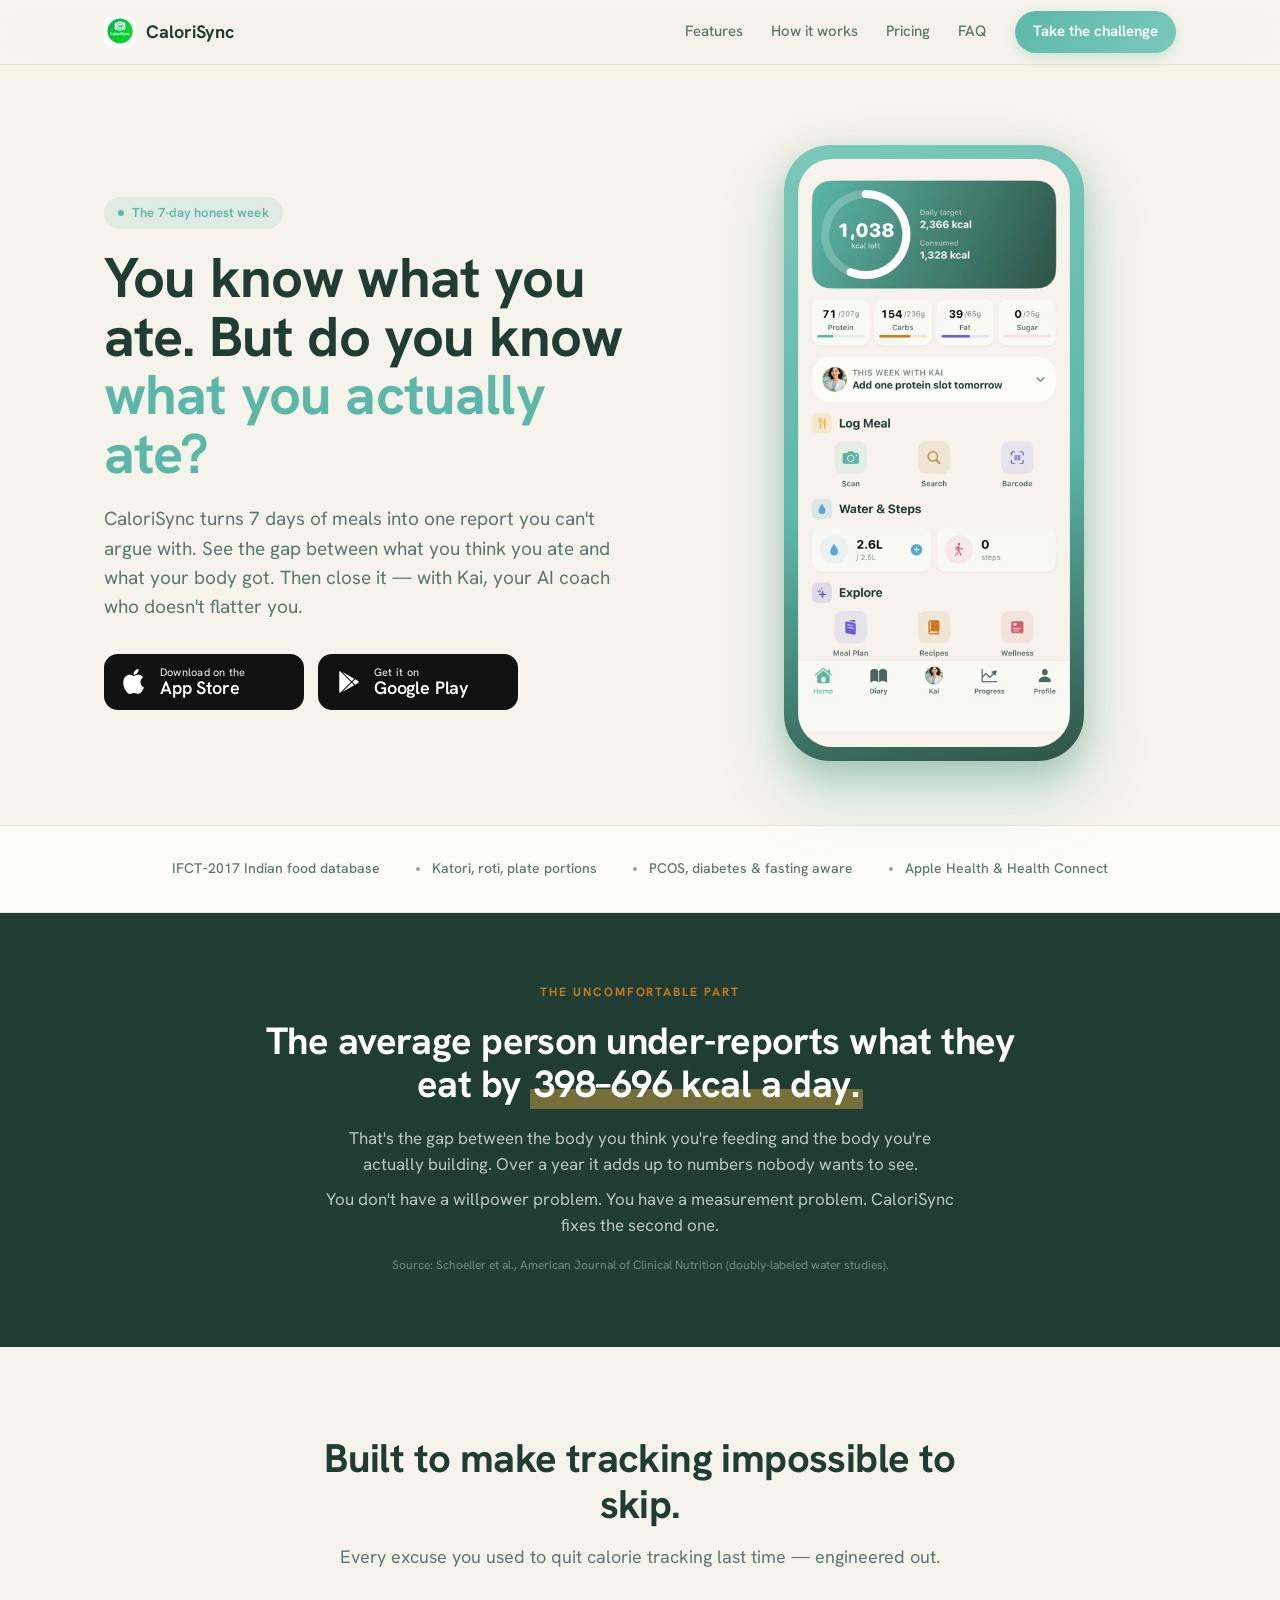
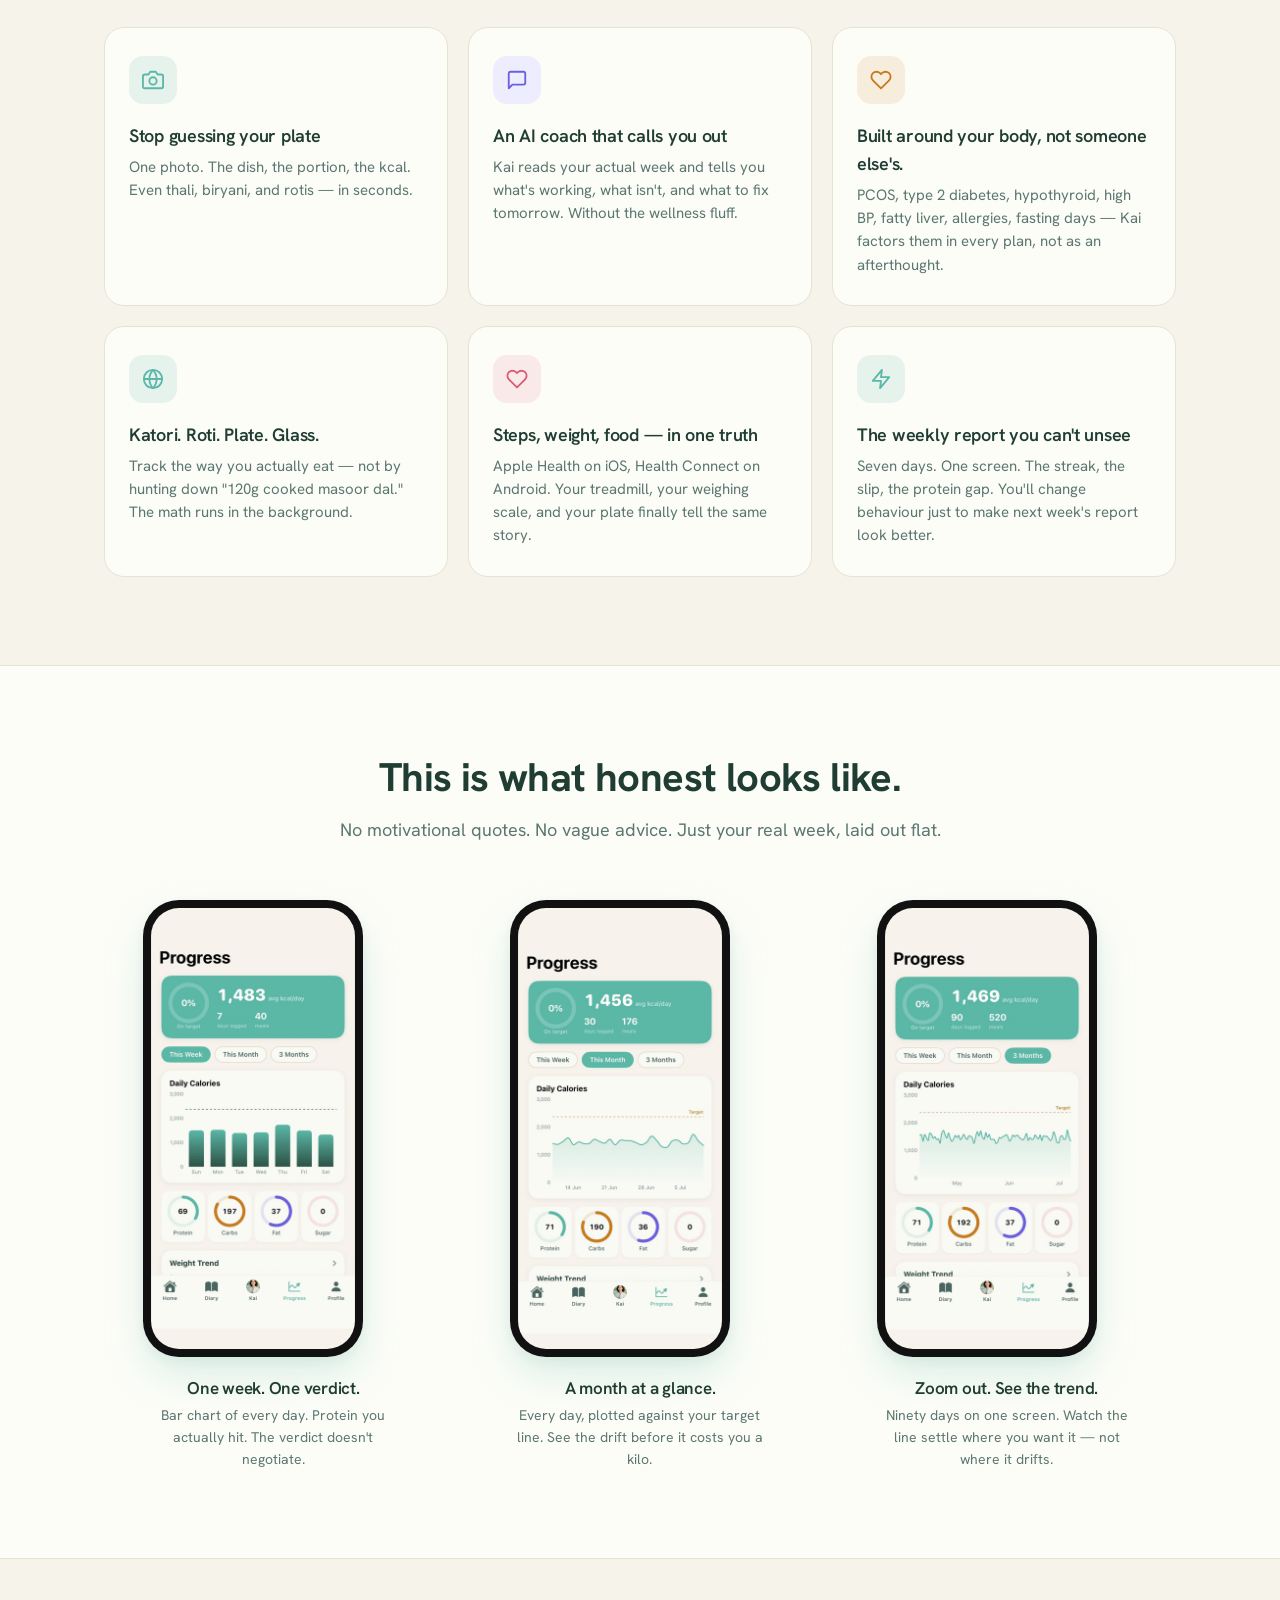
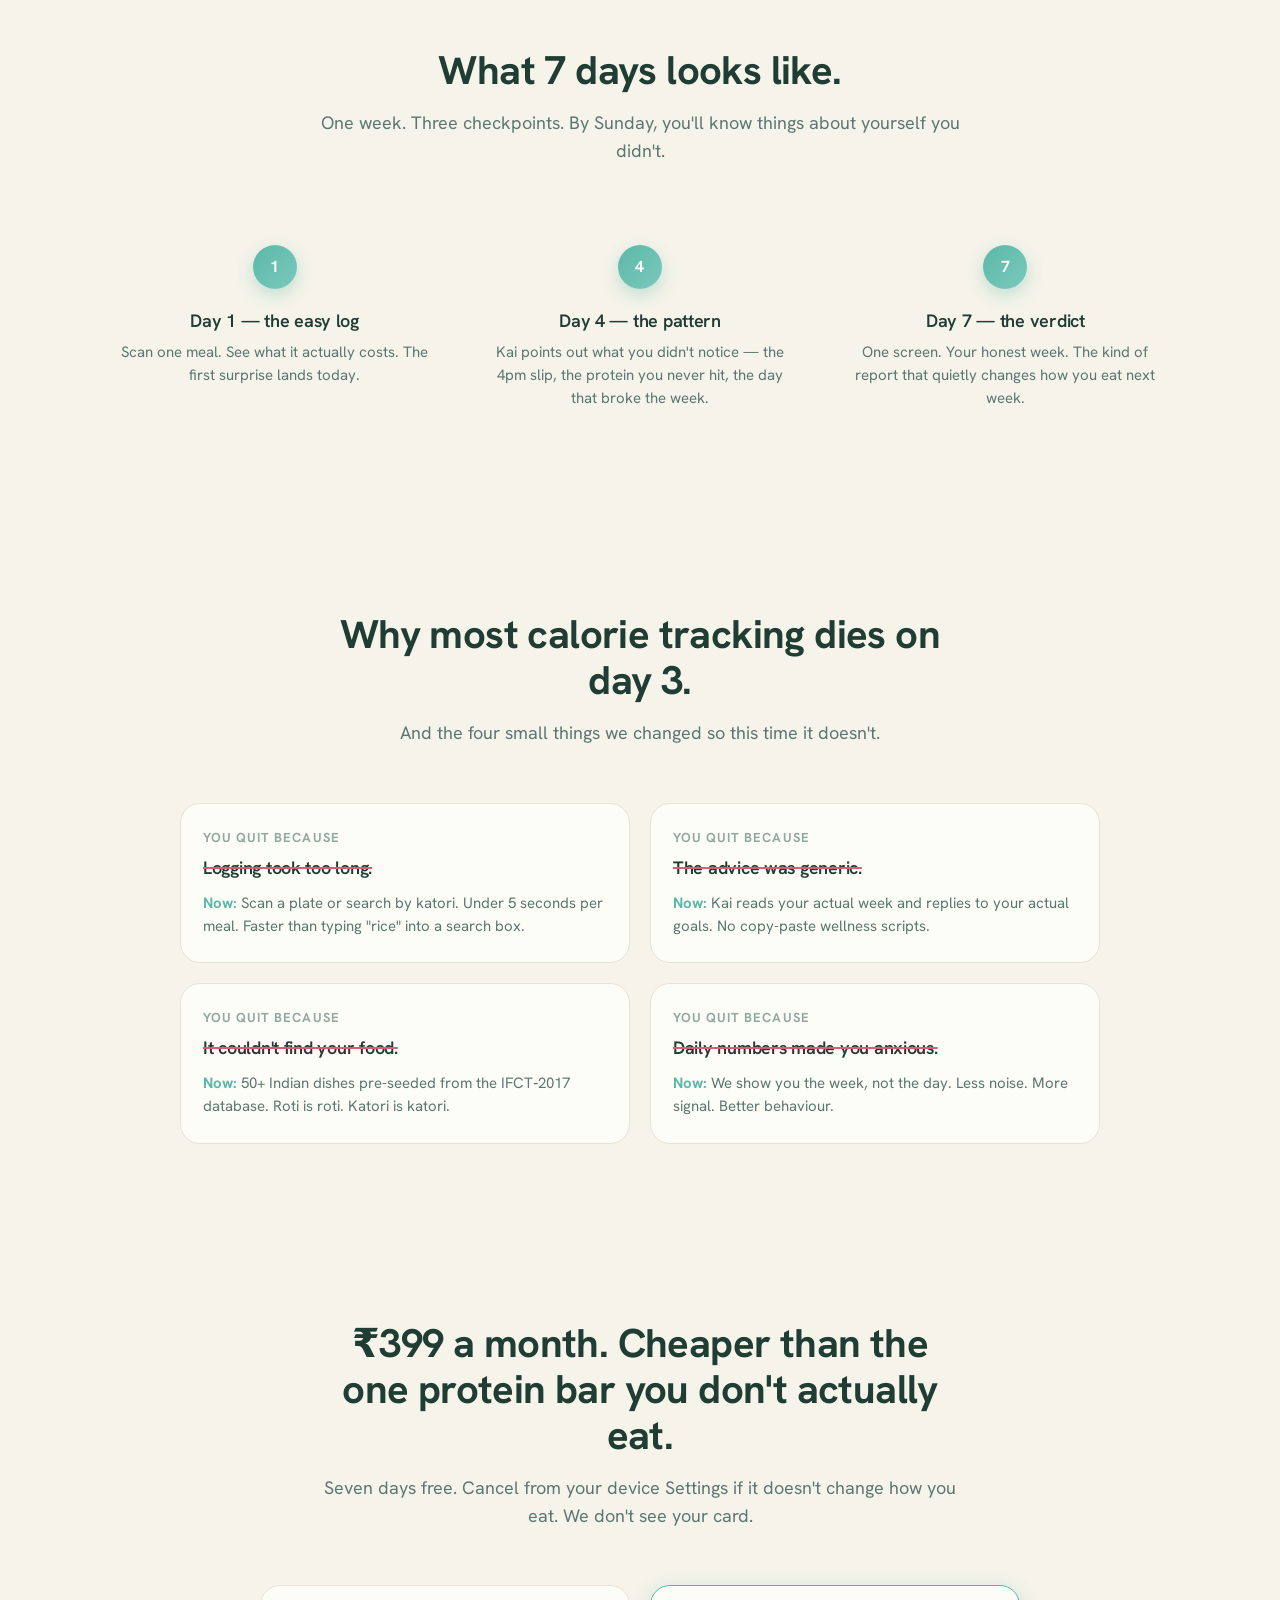
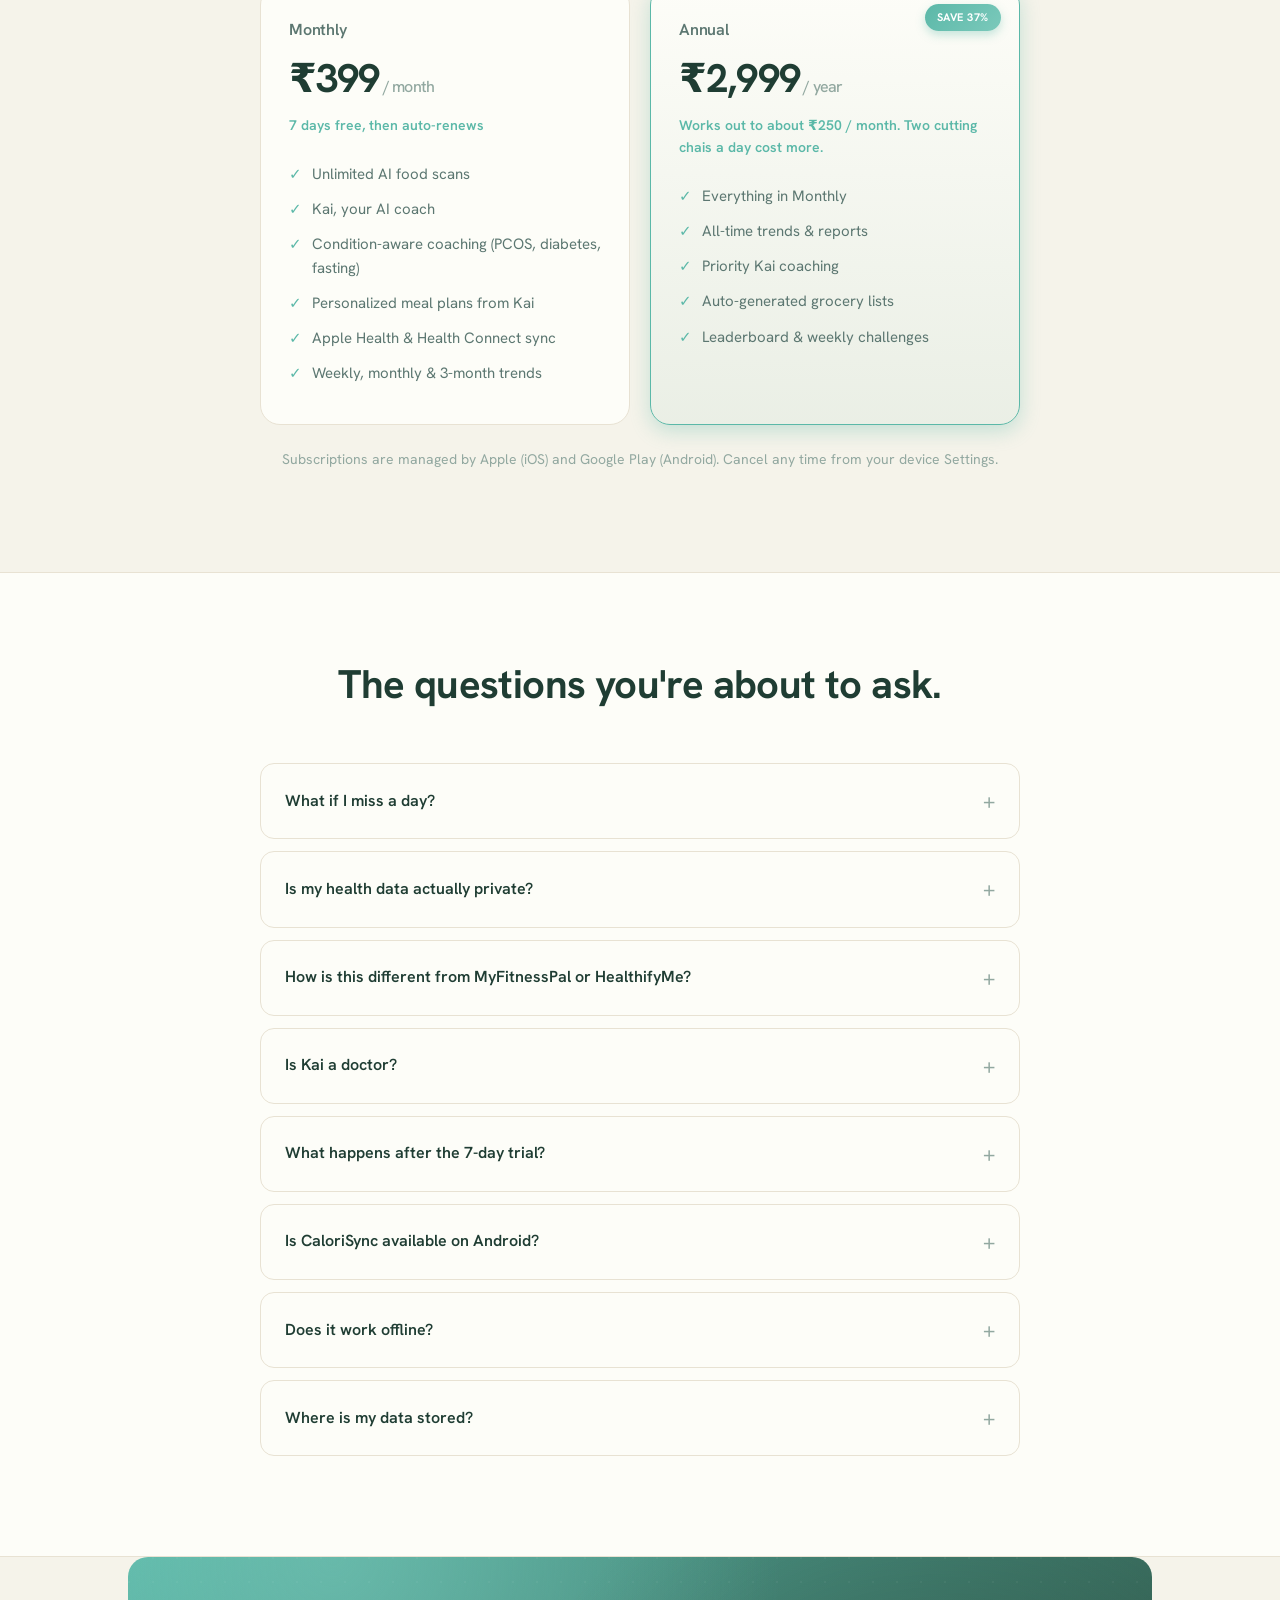
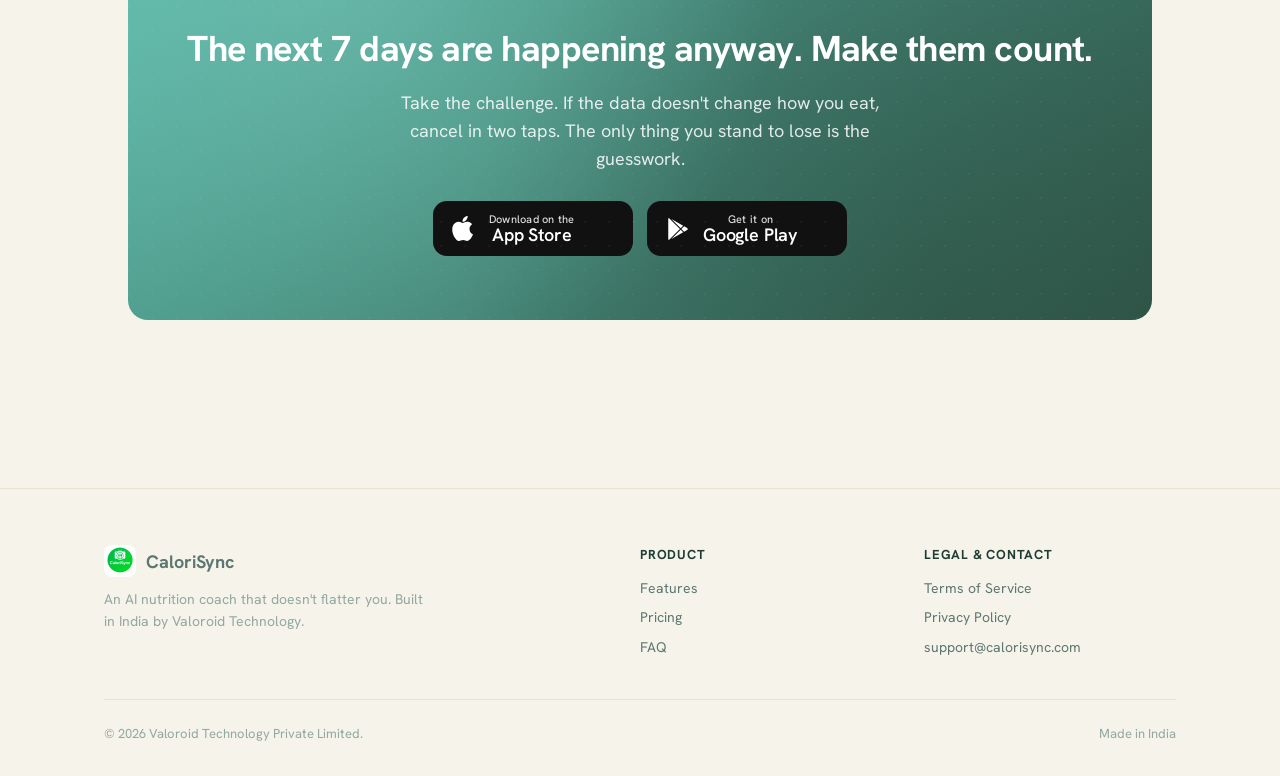
<file: index.html>
<!DOCTYPE html>
<html lang="en">
<head>
  <meta charset="UTF-8" />
  <meta name="viewport" content="width=device-width, initial-scale=1.0" />
  <title>CaloriSync &mdash; The 7-day honest week. Built for India.</title>
  <meta name="description" content="You know what you ate. But do you know what you actually ate? CaloriSync turns 7 days of meals into one honest report. AI scan, Indian portions, and Kai &mdash; your AI coach who reads your week and doesn't flatter you." />
  <link rel="canonical" href="https://calorisync.com/" />

  <meta property="og:type" content="website" />
  <meta property="og:title" content="CaloriSync &mdash; The 7-day honest week" />
  <meta property="og:description" content="You think you're eating right. 7 days will tell you the truth. AI nutrition coach built for Indian kitchens." />
  <meta property="og:url" content="https://calorisync.com/" />
  <meta property="og:image" content="https://calorisync.com/assets/og-image.png" />
  <meta name="twitter:card" content="summary_large_image" />
  <meta name="twitter:title" content="CaloriSync &mdash; The 7-day honest week" />
  <meta name="twitter:description" content="You know what you ate. But do you know what you actually ate? Take the 7-day challenge." />
  <meta name="twitter:image" content="https://calorisync.com/assets/og-image.png" />

  <link rel="icon" type="image/png" sizes="32x32" href="assets/favicon-32.png" />
  <link rel="apple-touch-icon" href="assets/apple-touch-icon.png" />
  <link rel="preconnect" href="https://fonts.googleapis.com" />
  <link rel="preconnect" href="https://fonts.gstatic.com" crossorigin />
  <link href="https://fonts.googleapis.com/css2?family=Hanken+Grotesk:wght@400;500;600;700&display=swap" rel="stylesheet" />
  <link rel="stylesheet" href="css/main.css" />
</head>
<body>
  <nav class="nav" id="nav">
    <div class="container nav-inner">
      <a href="./" class="brand">
        <img src="assets/app-icon.png" alt="" />
        <span>CaloriSync</span>
      </a>
      <button class="nav-toggle" id="navToggle" aria-label="Toggle navigation" aria-expanded="false">
        <span></span><span></span><span></span>
      </button>
      <div class="nav-links">
        <a href="#features">Features</a>
        <a href="#how">How it works</a>
        <a href="#pricing">Pricing</a>
        <a href="#faq">FAQ</a>
        <a href="#download" class="nav-cta">Take the challenge</a>
      </div>
    </div>
  </nav>

  <header class="hero" id="download">
    <div class="container hero-grid">
      <div>
        <span class="eyebrow">The 7-day honest week</span>
        <h1>You know what you ate. But do you know <span class="accent">what you actually ate?</span></h1>
        <p class="lede">CaloriSync turns 7 days of meals into one report you can't argue with. See the gap between what you think you ate and what your body got. Then close it &mdash; with Kai, your AI coach who doesn't flatter you.</p>

        <div class="badges">
          <a href="#" class="badge" id="appStoreLink" aria-label="Download on the App Store">
            <svg viewBox="0 0 24 24" fill="currentColor" aria-hidden="true">
              <path d="M17.05 12.04c-.03-2.94 2.4-4.36 2.51-4.43-1.37-2-3.5-2.27-4.26-2.3-1.81-.18-3.54 1.07-4.46 1.07-.93 0-2.35-1.04-3.87-1.01-1.99.03-3.83 1.16-4.85 2.94-2.07 3.59-.53 8.9 1.49 11.81.99 1.42 2.17 3.01 3.71 2.96 1.49-.06 2.06-.96 3.86-.96 1.8 0 2.31.96 3.89.93 1.61-.03 2.62-1.44 3.6-2.87 1.13-1.65 1.6-3.24 1.62-3.32-.04-.02-3.11-1.19-3.14-4.72zM14.16 3.62c.82-.99 1.37-2.36 1.22-3.73-1.18.05-2.6.79-3.45 1.77-.76.86-1.43 2.24-1.25 3.58 1.31.1 2.66-.66 3.48-1.62z"/>
            </svg>
            <span class="badge-label">
              <small>Download on the</small>
              <strong>App Store</strong>
            </span>
          </a>
          <a href="https://play.google.com/store/apps/details?id=com.valoroid.calorisync" class="badge" id="playStoreLink" aria-label="Get it on Google Play">
            <svg viewBox="0 0 24 24" fill="currentColor" aria-hidden="true">
              <path d="M3.609 1.814 13.792 12 3.61 22.186a.996.996 0 0 1-.61-.92V2.734a1 1 0 0 1 .609-.92zm10.89 10.893 2.302 2.302-10.937 6.333 8.635-8.635zm3.199-3.198 2.741 1.588a1 1 0 0 1 0 1.806l-2.741 1.587-2.6-2.491 2.6-2.49zM5.864 2.658 16.802 8.99l-2.302 2.302L5.864 2.658z"/>
            </svg>
            <span class="badge-label">
              <small>Get it on</small>
              <strong>Google Play</strong>
            </span>
          </a>
        </div>
      </div>

      <div class="hero-visual">
        <div class="phone-frame">
          <img src="assets/screenshots/home.png" alt="CaloriSync home screen showing daily calorie target, macros, and meal logging options" />
        </div>
      </div>
    </div>
  </header>

  <section class="trust">
    <div class="container trust-inner">
      <span><span class="trust-dot"></span>IFCT&#8209;2017 Indian food database</span>
      <span><span class="trust-dot"></span>Katori, roti, plate portions</span>
      <span><span class="trust-dot"></span>PCOS, diabetes &amp; fasting aware</span>
      <span><span class="trust-dot"></span>Apple Health &amp; Health Connect</span>
    </div>
  </section>

  <section class="reality">
    <div class="reality-inner">
      <span class="tag">The uncomfortable part</span>
      <h2>The average person under-reports what they eat by <span class="underline"><span class="counter" data-target="400">0</span>&ndash;<span class="counter" data-target="700">0</span> kcal a day.</span></h2>
      <p>That's the gap between the body you think you're feeding and the body you're actually building. Over a year it adds up to numbers nobody wants to see.</p>
      <p>You don't have a willpower problem. You have a measurement problem. CaloriSync fixes the second one.</p>
      <p class="source">Source: Schoeller et al., American Journal of Clinical Nutrition (doubly-labeled water studies).</p>
    </div>
  </section>

  <section class="section" id="features">
    <div class="container">
      <div class="section-header">
        <h2>Built to make tracking impossible to skip.</h2>
        <p>Every excuse you used to quit calorie tracking last time &mdash; engineered out.</p>
      </div>

      <div class="features-grid">
        <div class="feature reveal">
          <div class="feature-icon">
            <svg width="22" height="22" viewBox="0 0 24 24" fill="none" stroke="currentColor" stroke-width="2" stroke-linecap="round" stroke-linejoin="round" aria-hidden="true"><path d="M23 19a2 2 0 0 1-2 2H3a2 2 0 0 1-2-2V8a2 2 0 0 1 2-2h4l2-3h6l2 3h4a2 2 0 0 1 2 2z"/><circle cx="12" cy="13" r="4"/></svg>
          </div>
          <h3>Stop guessing your plate</h3>
          <p>One photo. The dish, the portion, the kcal. Even thali, biryani, and rotis &mdash; in seconds.</p>
        </div>

        <div class="feature reveal">
          <div class="feature-icon indigo">
            <svg width="22" height="22" viewBox="0 0 24 24" fill="none" stroke="currentColor" stroke-width="2" stroke-linecap="round" stroke-linejoin="round" aria-hidden="true"><path d="M21 15a2 2 0 0 1-2 2H7l-4 4V5a2 2 0 0 1 2-2h14a2 2 0 0 1 2 2z"/></svg>
          </div>
          <h3>An AI coach that calls you out</h3>
          <p>Kai reads your actual week and tells you what's working, what isn't, and what to fix tomorrow. Without the wellness fluff.</p>
        </div>

        <div class="feature reveal">
          <div class="feature-icon amber">
            <svg width="22" height="22" viewBox="0 0 24 24" fill="none" stroke="currentColor" stroke-width="2" stroke-linecap="round" stroke-linejoin="round" aria-hidden="true"><path d="M20.84 4.61a5.5 5.5 0 0 0-7.78 0L12 5.67l-1.06-1.06a5.5 5.5 0 0 0-7.78 7.78l1.06 1.06L12 21.23l7.78-7.78 1.06-1.06a5.5 5.5 0 0 0 0-7.78z"/></svg>
          </div>
          <h3>Built around your body, not someone else's.</h3>
          <p>PCOS, type 2 diabetes, hypothyroid, high BP, fatty liver, allergies, fasting days &mdash; Kai factors them in every plan, not as an afterthought.</p>
        </div>

        <div class="feature reveal">
          <div class="feature-icon green">
            <svg width="22" height="22" viewBox="0 0 24 24" fill="none" stroke="currentColor" stroke-width="2" stroke-linecap="round" stroke-linejoin="round" aria-hidden="true"><circle cx="12" cy="12" r="10"/><line x1="2" y1="12" x2="22" y2="12"/><path d="M12 2a15.3 15.3 0 0 1 4 10 15.3 15.3 0 0 1-4 10 15.3 15.3 0 0 1-4-10 15.3 15.3 0 0 1 4-10z"/></svg>
          </div>
          <h3>Katori. Roti. Plate. Glass.</h3>
          <p>Track the way you actually eat &mdash; not by hunting down "120g cooked masoor dal." The math runs in the background.</p>
        </div>

        <div class="feature reveal">
          <div class="feature-icon rose">
            <svg width="22" height="22" viewBox="0 0 24 24" fill="none" stroke="currentColor" stroke-width="2" stroke-linecap="round" stroke-linejoin="round" aria-hidden="true"><path d="M20.84 4.61a5.5 5.5 0 0 0-7.78 0L12 5.67l-1.06-1.06a5.5 5.5 0 0 0-7.78 7.78l1.06 1.06L12 21.23l7.78-7.78 1.06-1.06a5.5 5.5 0 0 0 0-7.78z"/></svg>
          </div>
          <h3>Steps, weight, food &mdash; in one truth</h3>
          <p>Apple Health on iOS, Health Connect on Android. Your treadmill, your weighing scale, and your plate finally tell the same story.</p>
        </div>

        <div class="feature reveal">
          <div class="feature-icon">
            <svg width="22" height="22" viewBox="0 0 24 24" fill="none" stroke="currentColor" stroke-width="2" stroke-linecap="round" stroke-linejoin="round" aria-hidden="true"><path d="M13 2L3 14h9l-1 8 10-12h-9l1-8z"/></svg>
          </div>
          <h3>The weekly report you can't unsee</h3>
          <p>Seven days. One screen. The streak, the slip, the protein gap. You'll change behaviour just to make next week's report look better.</p>
        </div>
      </div>
    </div>
  </section>

  <section class="section" id="showcase" style="background: var(--surface); border-top: 1px solid var(--line); border-bottom: 1px solid var(--line);">
    <div class="container">
      <div class="section-header">
        <h2>This is what honest looks like.</h2>
        <p>No motivational quotes. No vague advice. Just your real week, laid out flat.</p>
      </div>
      <div class="showcase">
        <div class="showcase-item reveal">
          <div class="showcase-phone">
            <img src="assets/screenshots/progress.png" alt="Weekly progress screen showing 7-day daily calorie bar chart, macro totals, and weight trend" />
          </div>
          <h3>One week. One verdict.</h3>
          <p>Bar chart of every day. Protein you actually hit. The verdict doesn't negotiate.</p>
        </div>

        <div class="showcase-item reveal">
          <div class="showcase-phone">
            <img src="assets/screenshots/progress-month.png" alt="Monthly progress screen showing 30-day daily calories line chart with target and macro donuts" />
          </div>
          <h3>A month at a glance.</h3>
          <p>Every day, plotted against your target line. See the drift before it costs you a kilo.</p>
        </div>

        <div class="showcase-item reveal">
          <div class="showcase-phone">
            <img src="assets/screenshots/progress-3month.png" alt="Three-month progress screen showing daily calories line chart with target and macro donuts" />
          </div>
          <h3>Zoom out. See the trend.</h3>
          <p>Ninety days on one screen. Watch the line settle where you want it &mdash; not where it drifts.</p>
        </div>
      </div>
    </div>
  </section>

  <section class="section" id="how" style="background: var(--bg);">
    <div class="container">
      <div class="section-header">
        <h2>What 7 days looks like.</h2>
        <p>One week. Three checkpoints. By Sunday, you'll know things about yourself you didn't.</p>
      </div>
      <div class="steps">
        <div class="step reveal">
          <div class="step-num">1</div>
          <h3>Day 1 &mdash; the easy log</h3>
          <p>Scan one meal. See what it actually costs. The first surprise lands today.</p>
        </div>
        <div class="step reveal">
          <div class="step-num">4</div>
          <h3>Day 4 &mdash; the pattern</h3>
          <p>Kai points out what you didn't notice &mdash; the 4pm slip, the protein you never hit, the day that broke the week.</p>
        </div>
        <div class="step reveal">
          <div class="step-num">7</div>
          <h3>Day 7 &mdash; the verdict</h3>
          <p>One screen. Your honest week. The kind of report that quietly changes how you eat next week.</p>
        </div>
      </div>
    </div>
  </section>

  <section class="section">
    <div class="container">
      <div class="section-header">
        <h2>Why most calorie tracking dies on day 3.</h2>
        <p>And the four small things we changed so this time it doesn't.</p>
      </div>
      <div class="objection-grid">
        <div class="objection reveal">
          <span class="past">You quit because</span>
          <h3>Logging took too long.</h3>
          <p class="answer"><strong>Now:</strong> Scan a plate or search by katori. Under 5 seconds per meal. Faster than typing "rice" into a search box.</p>
        </div>
        <div class="objection reveal">
          <span class="past">You quit because</span>
          <h3>The advice was generic.</h3>
          <p class="answer"><strong>Now:</strong> Kai reads your actual week and replies to your actual goals. No copy-paste wellness scripts.</p>
        </div>
        <div class="objection reveal">
          <span class="past">You quit because</span>
          <h3>It couldn't find your food.</h3>
          <p class="answer"><strong>Now:</strong> 50&#43; Indian dishes pre-seeded from the IFCT&#8209;2017 database. Roti is roti. Katori is katori.</p>
        </div>
        <div class="objection reveal">
          <span class="past">You quit because</span>
          <h3>Daily numbers made you anxious.</h3>
          <p class="answer"><strong>Now:</strong> We show you the week, not the day. Less noise. More signal. Better behaviour.</p>
        </div>
      </div>
    </div>
  </section>

  <section class="section" id="pricing">
    <div class="container">
      <div class="section-header">
        <h2>&#8377;399 a month. Cheaper than the one protein bar you don't actually eat.</h2>
        <p>Seven days free. Cancel from your device Settings if it doesn't change how you eat. We don't see your card.</p>
      </div>

      <div class="pricing-grid">
        <div class="plan">
          <h3>Monthly</h3>
          <div class="plan-price">&#8377;399<small> / month</small></div>
          <p class="trial">7 days free, then auto-renews</p>
          <ul>
            <li>Unlimited AI food scans</li>
            <li>Kai, your AI coach</li>
            <li>Condition-aware coaching (PCOS, diabetes, fasting)</li>
            <li>Personalized meal plans from Kai</li>
            <li>Apple Health &amp; Health Connect sync</li>
            <li>Weekly, monthly &amp; 3-month trends</li>
          </ul>
        </div>

        <div class="plan featured">
          <span class="plan-tag">Save 37%</span>
          <h3>Annual</h3>
          <div class="plan-price">&#8377;2,999<small> / year</small></div>
          <p class="trial">Works out to about &#8377;250 / month. Two cutting chais a day cost more.</p>
          <ul>
            <li>Everything in Monthly</li>
            <li>All-time trends &amp; reports</li>
            <li>Priority Kai coaching</li>
            <li>Auto-generated grocery lists</li>
            <li>Leaderboard &amp; weekly challenges</li>
          </ul>
        </div>
      </div>

      <p class="pricing-foot">Subscriptions are managed by Apple (iOS) and Google Play (Android). Cancel any time from your device Settings.</p>
    </div>
  </section>

  <section class="section" id="faq" style="background: var(--surface); border-top: 1px solid var(--line); border-bottom: 1px solid var(--line);">
    <div class="container">
      <div class="section-header">
        <h2>The questions you're about to ask.</h2>
      </div>

      <div class="faq">
        <details>
          <summary>What if I miss a day?</summary>
          <div class="answer">
            <p>One missed day doesn't break the challenge. Kai resets you on Day 1 the moment you log again, and your streak picks back up. The goal is honesty, not perfection.</p>
          </div>
        </details>

        <details>
          <summary>Is my health data actually private?</summary>
          <div class="answer">
            <p>Yes. Your food logs and health data live on encrypted servers in India. We don't sell your data. We don't run ads. You can export or delete everything in two taps from the app's Privacy settings.</p>
          </div>
        </details>

        <details>
          <summary>How is this different from MyFitnessPal or HealthifyMe?</summary>
          <div class="answer">
            <p>Those were built for someone else's plate. CaloriSync was built for yours &mdash; IFCT&#8209;2017 food database, Indian portion sizes (katori, roti, plate, glass), condition-aware coaching for PCOS / diabetes / fasting, and Kai, an AI coach that reads <em>your</em> week and replies to <em>your</em> goals. Not a generic wellness script.</p>
          </div>
        </details>

        <details>
          <summary>Is Kai a doctor?</summary>
          <div class="answer">
            <p>No. Kai is an AI coach that gives general dietary suggestions. It's <strong>not medical advice</strong>. If you have a medical condition, allergies, or are pregnant, please consult a qualified doctor or registered dietitian before changing your diet.</p>
          </div>
        </details>

        <details>
          <summary>What happens after the 7-day trial?</summary>
          <div class="answer">
            <p>Your trial auto-renews into a paid subscription at &#8377;399/month or &#8377;2,999/year &mdash; whichever you picked. Cancel from <em>Settings &rarr; Apple ID &rarr; Subscriptions</em> (iPhone) or <em>Play Store &rarr; Payments &amp; subscriptions</em> (Android) before day 7 and you're never charged.</p>
          </div>
        </details>

        <details>
          <summary>Is CaloriSync available on Android?</summary>
          <div class="answer">
            <p>Yes. CaloriSync ships on both iOS and Android with feature parity &mdash; Apple Health on iPhone, Health Connect on Android. Same Kai, same food database, same weekly reports.</p>
          </div>
        </details>

        <details>
          <summary>Does it work offline?</summary>
          <div class="answer">
            <p>Logging meals you've eaten before and viewing your history works offline. AI scanning and Kai chat need internet because they run on cloud-hosted AI models.</p>
          </div>
        </details>

        <details>
          <summary>Where is my data stored?</summary>
          <div class="answer">
            <p>Encrypted servers in India. AI scans and Kai messages are processed through enterprise AI partners (currently Google Gemini) under a Data Processing Agreement &mdash; your prompts are not used to train their foundation models.</p>
          </div>
        </details>
      </div>
    </div>
  </section>

  <section class="section" style="padding-top: 0;">
    <div class="container">
      <div class="final-cta">
        <h2>The next 7 days are happening anyway. Make them count.</h2>
        <p>Take the challenge. If the data doesn't change how you eat, cancel in two taps. The only thing you stand to lose is the guesswork.</p>
        <div class="badges">
          <a href="#" class="badge" aria-label="Download on the App Store">
            <svg viewBox="0 0 24 24" fill="currentColor" aria-hidden="true">
              <path d="M17.05 12.04c-.03-2.94 2.4-4.36 2.51-4.43-1.37-2-3.5-2.27-4.26-2.3-1.81-.18-3.54 1.07-4.46 1.07-.93 0-2.35-1.04-3.87-1.01-1.99.03-3.83 1.16-4.85 2.94-2.07 3.59-.53 8.9 1.49 11.81.99 1.42 2.17 3.01 3.71 2.96 1.49-.06 2.06-.96 3.86-.96 1.8 0 2.31.96 3.89.93 1.61-.03 2.62-1.44 3.6-2.87 1.13-1.65 1.6-3.24 1.62-3.32-.04-.02-3.11-1.19-3.14-4.72zM14.16 3.62c.82-.99 1.37-2.36 1.22-3.73-1.18.05-2.6.79-3.45 1.77-.76.86-1.43 2.24-1.25 3.58 1.31.1 2.66-.66 3.48-1.62z"/>
            </svg>
            <span class="badge-label">
              <small>Download on the</small>
              <strong>App Store</strong>
            </span>
          </a>
          <a href="https://play.google.com/store/apps/details?id=com.valoroid.calorisync" class="badge" aria-label="Get it on Google Play">
            <svg viewBox="0 0 24 24" fill="currentColor" aria-hidden="true">
              <path d="M3.609 1.814 13.792 12 3.61 22.186a.996.996 0 0 1-.61-.92V2.734a1 1 0 0 1 .609-.92zm10.89 10.893 2.302 2.302-10.937 6.333 8.635-8.635zm3.199-3.198 2.741 1.588a1 1 0 0 1 0 1.806l-2.741 1.587-2.6-2.491 2.6-2.49zM5.864 2.658 16.802 8.99l-2.302 2.302L5.864 2.658z"/>
            </svg>
            <span class="badge-label">
              <small>Get it on</small>
              <strong>Google Play</strong>
            </span>
          </a>
        </div>
      </div>
    </div>
  </section>

  <footer class="footer">
    <div class="container">
      <div class="footer-grid">
        <div class="footer-brand">
          <a href="/" class="brand">
            <img src="/assets/app-icon.png" alt="" />
            <span>CaloriSync</span>
          </a>
          <p>An AI nutrition coach that doesn't flatter you. Built in India by Valoroid Technology.</p>
        </div>

        <div>
          <h4>Product</h4>
          <ul>
            <li><a href="#features">Features</a></li>
            <li><a href="#pricing">Pricing</a></li>
            <li><a href="#faq">FAQ</a></li>
          </ul>
        </div>

        <div>
          <h4>Legal &amp; contact</h4>
          <ul>
            <li><a href="terms/">Terms of Service</a></li>
            <li><a href="privacy/">Privacy Policy</a></li>
            <li><a href="mailto:support@calorisync.com">support@calorisync.com</a></li>
          </ul>
        </div>
      </div>

      <div class="footer-bottom">
        <span>&copy; 2026 Valoroid Technology Private Limited.</span>
        <span>Made in India</span>
      </div>
    </div>
  </footer>

  <script src="js/main.js" defer></script>
</body>
</html>
</file>
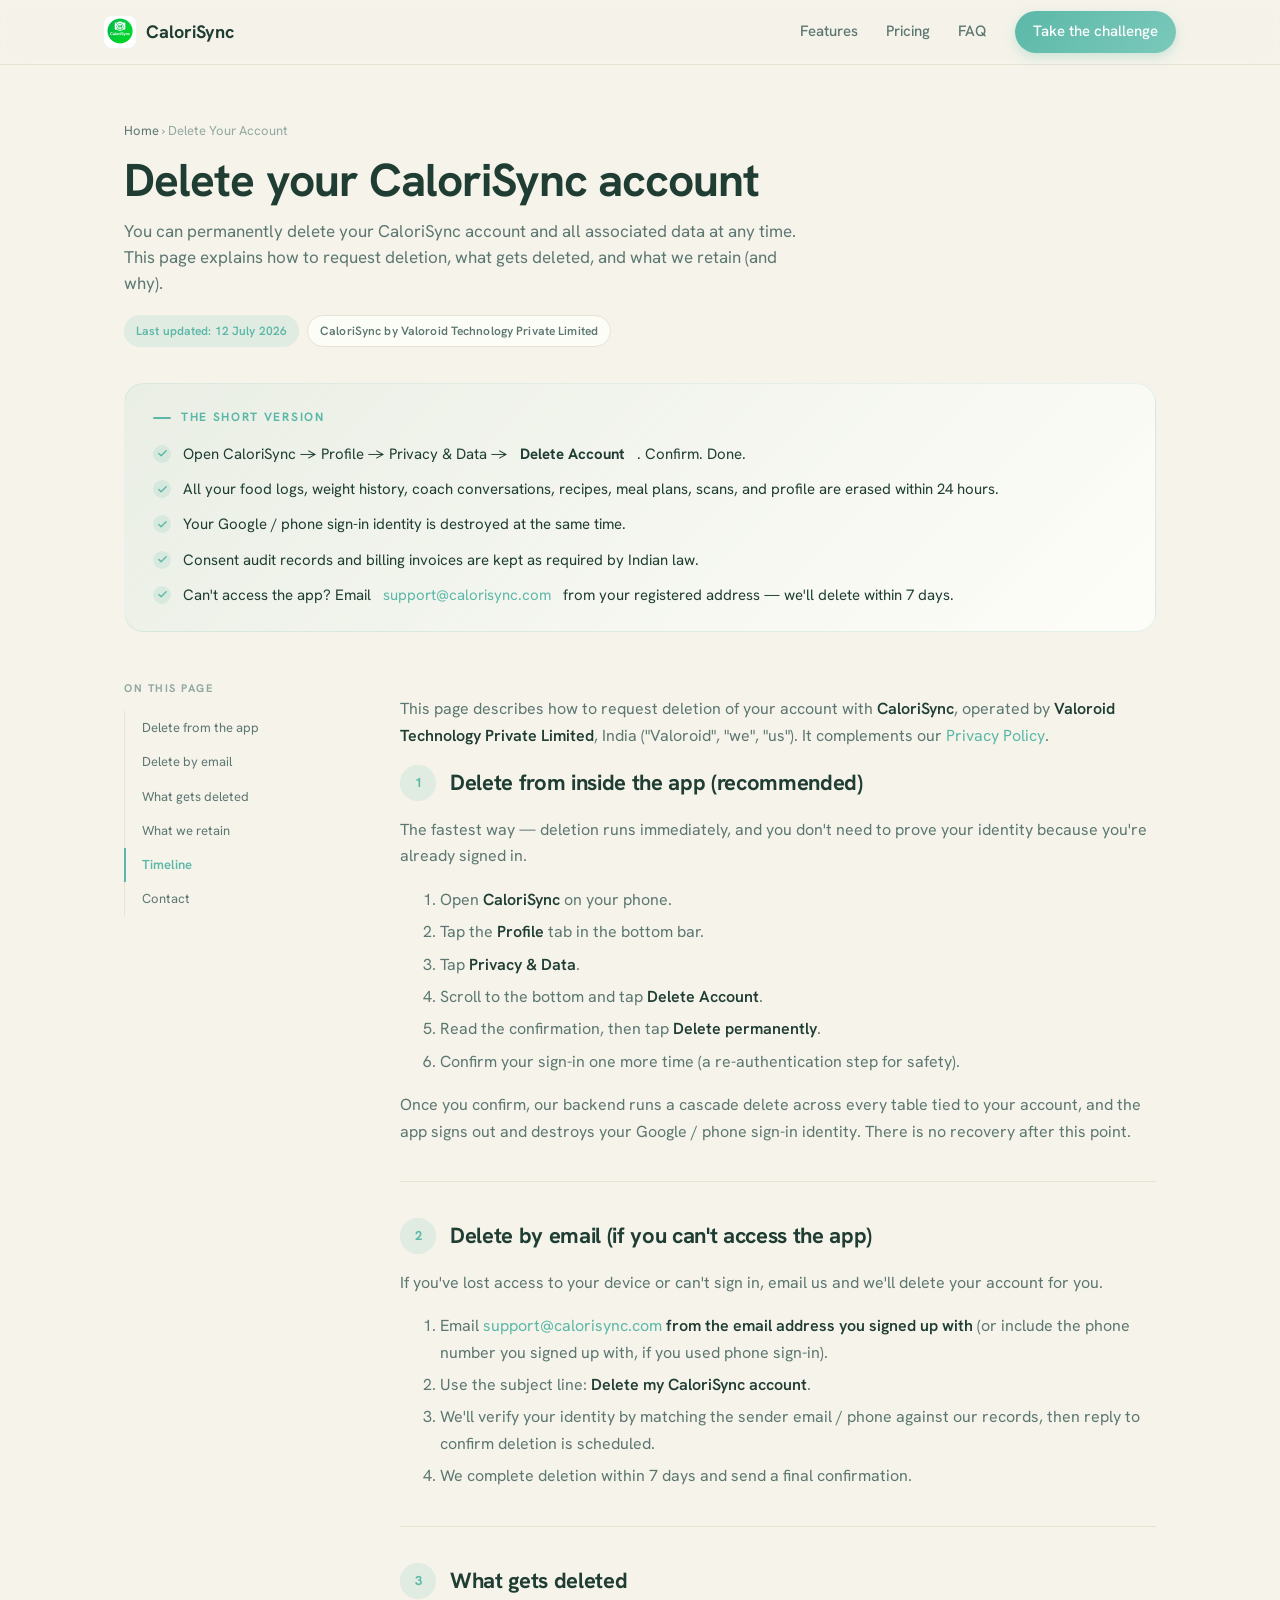
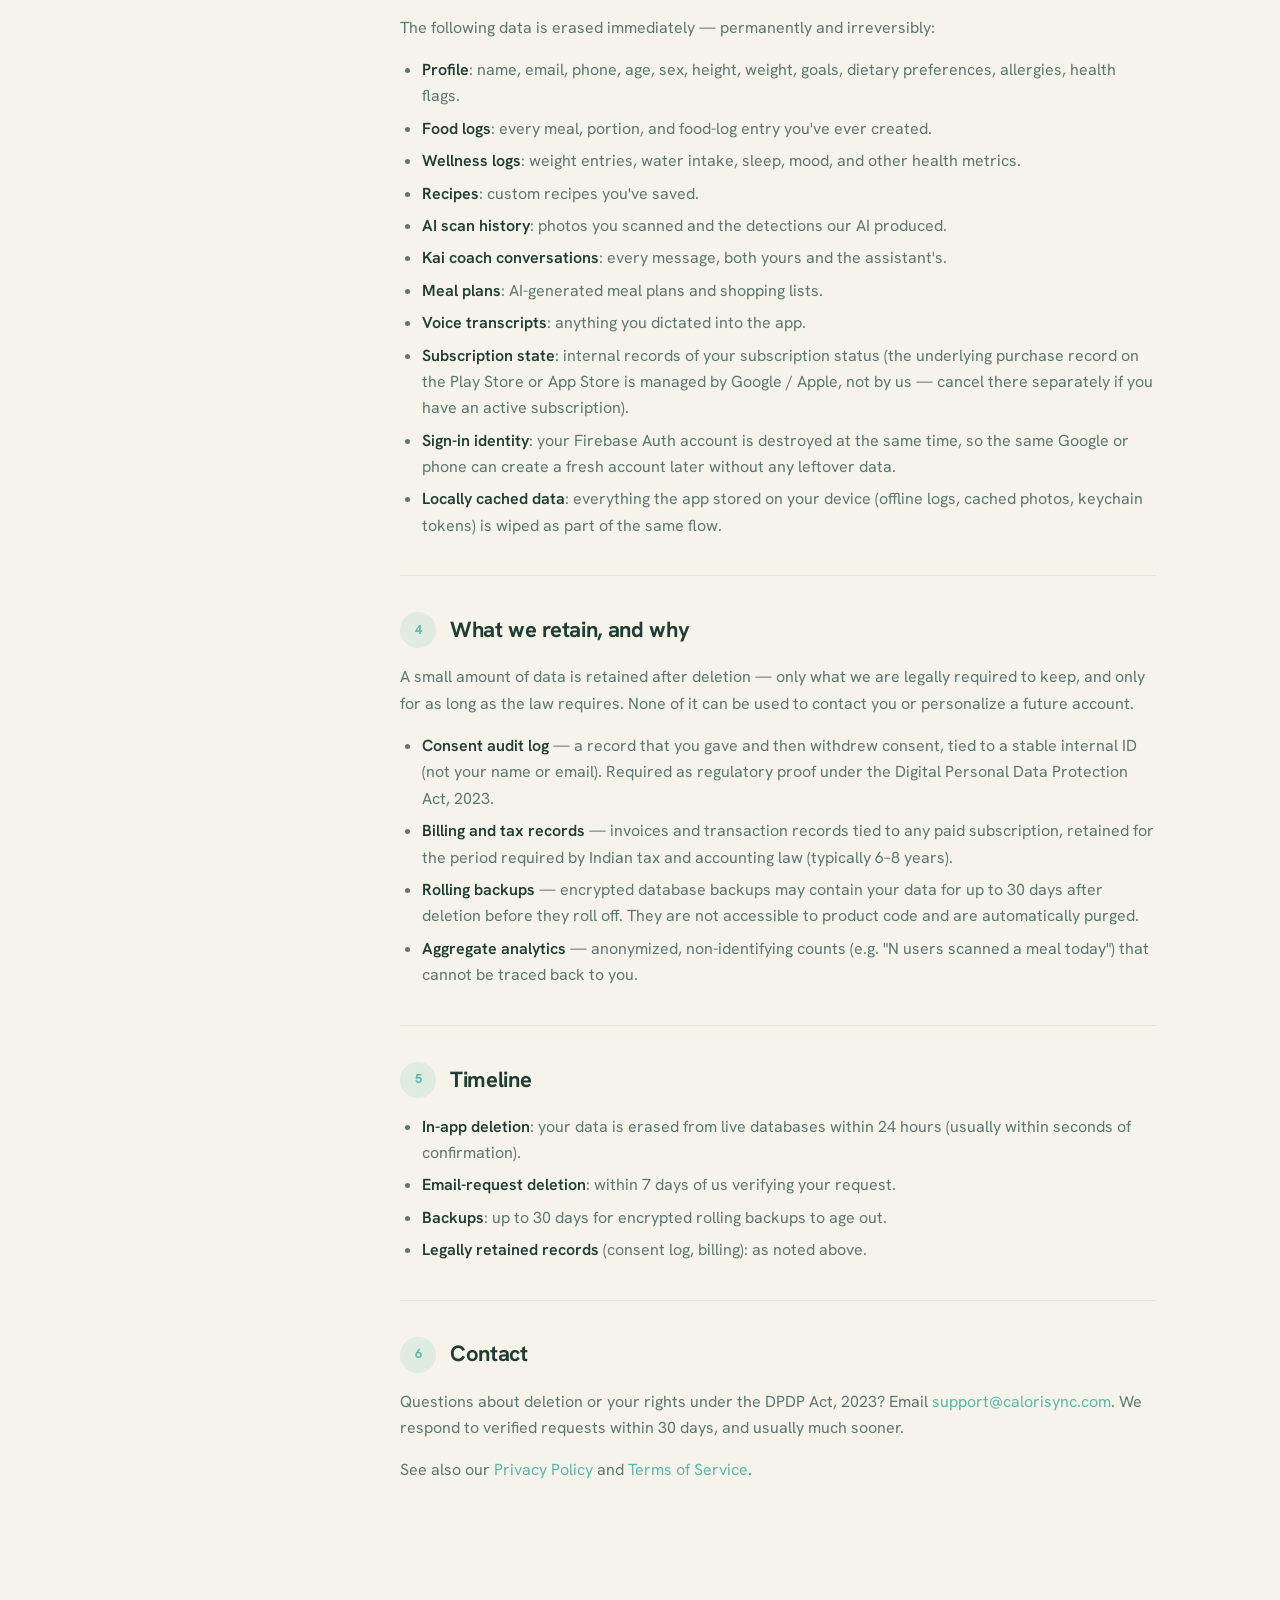
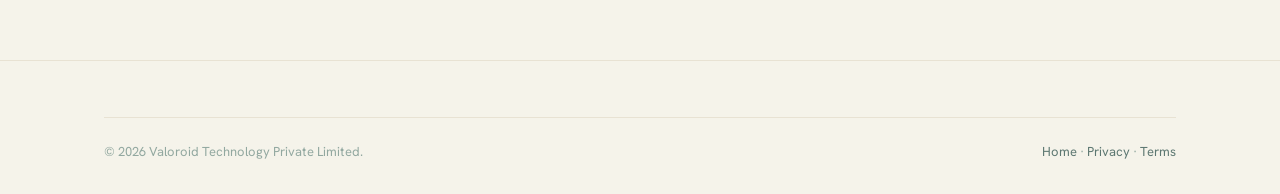
<file: delete-account/index.html>
<!DOCTYPE html>
<html lang="en">
<head>
  <meta charset="UTF-8" />
  <meta name="viewport" content="width=device-width, initial-scale=1.0" />
  <title>Delete Your Account &mdash; CaloriSync</title>
  <meta name="description" content="How to request deletion of your CaloriSync account and associated data, what gets deleted, and what we retain for legal reasons." />
  <link rel="canonical" href="https://calorisync.com/delete-account/" />
  <meta name="robots" content="index,follow" />
  <link rel="icon" type="image/png" sizes="32x32" href="/assets/favicon-32.png" />
  <link rel="apple-touch-icon" href="/assets/apple-touch-icon.png" />
  <link rel="preconnect" href="https://fonts.googleapis.com" />
  <link rel="preconnect" href="https://fonts.gstatic.com" crossorigin />
  <link href="https://fonts.googleapis.com/css2?family=Hanken+Grotesk:wght@400;500;600;700&display=swap" rel="stylesheet" />
  <link rel="stylesheet" href="/css/main.css" />
</head>
<body>
  <nav class="nav">
    <div class="container nav-inner">
      <a href="/" class="brand">
        <img src="/assets/app-icon.png" alt="" />
        <span>CaloriSync</span>
      </a>
      <div class="nav-links">
        <a href="/#features">Features</a>
        <a href="/#pricing">Pricing</a>
        <a href="/#faq">FAQ</a>
        <a href="/#download" class="nav-cta">Take the challenge</a>
      </div>
    </div>
  </nav>

  <main class="legal-shell">
    <div class="legal-crumbs">
      <a href="/">Home</a> &rsaquo; <span>Delete Your Account</span>
    </div>

    <header class="legal-hero">
      <h1>Delete your CaloriSync account</h1>
      <p class="lead">You can permanently delete your CaloriSync account and all associated data at any time. This page explains how to request deletion, what gets deleted, and what we retain (and why).</p>
      <div class="legal-meta">
        <span class="legal-chip">Last updated: 12 July 2026</span>
        <span class="legal-chip neutral">CaloriSync by Valoroid Technology Private Limited</span>
      </div>
    </header>

    <div class="tldr" aria-label="Plain-English summary">
      <h2>The short version</h2>
      <ul>
        <li>Open CaloriSync &rarr; Profile &rarr; Privacy &amp; Data &rarr; <strong>Delete Account</strong>. Confirm. Done.</li>
        <li>All your food logs, weight history, coach conversations, recipes, meal plans, scans, and profile are erased within 24 hours.</li>
        <li>Your Google / phone sign-in identity is destroyed at the same time.</li>
        <li>Consent audit records and billing invoices are kept as required by Indian law.</li>
        <li>Can't access the app? Email <a href="mailto:support@calorisync.com">support@calorisync.com</a> from your registered address &mdash; we'll delete within 7 days.</li>
      </ul>
    </div>

    <div class="legal-layout">
      <aside class="legal-toc" aria-label="Table of contents">
        <p class="toc-title">On this page</p>
        <ol class="toc-list">
          <li><a href="#in-app">Delete from the app</a></li>
          <li><a href="#email">Delete by email</a></li>
          <li><a href="#deleted">What gets deleted</a></li>
          <li><a href="#retained">What we retain</a></li>
          <li><a href="#timeline">Timeline</a></li>
          <li><a href="#contact">Contact</a></li>
        </ol>
      </aside>

      <div class="legal-body">
        <p>This page describes how to request deletion of your account with <strong>CaloriSync</strong>, operated by <strong>Valoroid Technology Private Limited</strong>, India ("Valoroid", "we", "us"). It complements our <a href="/privacy/">Privacy Policy</a>.</p>

        <section id="in-app">
          <h2><span class="section-num">1</span>Delete from inside the app (recommended)</h2>
          <p>The fastest way &mdash; deletion runs immediately, and you don't need to prove your identity because you're already signed in.</p>
          <ol>
            <li>Open <strong>CaloriSync</strong> on your phone.</li>
            <li>Tap the <strong>Profile</strong> tab in the bottom bar.</li>
            <li>Tap <strong>Privacy &amp; Data</strong>.</li>
            <li>Scroll to the bottom and tap <strong>Delete Account</strong>.</li>
            <li>Read the confirmation, then tap <strong>Delete permanently</strong>.</li>
            <li>Confirm your sign-in one more time (a re-authentication step for safety).</li>
          </ol>
          <p>Once you confirm, our backend runs a cascade delete across every table tied to your account, and the app signs out and destroys your Google / phone sign-in identity. There is no recovery after this point.</p>
        </section>

        <section id="email">
          <h2><span class="section-num">2</span>Delete by email (if you can't access the app)</h2>
          <p>If you've lost access to your device or can't sign in, email us and we'll delete your account for you.</p>
          <ol>
            <li>Email <a href="mailto:support@calorisync.com?subject=Delete%20my%20CaloriSync%20account">support@calorisync.com</a> <strong>from the email address you signed up with</strong> (or include the phone number you signed up with, if you used phone sign-in).</li>
            <li>Use the subject line: <strong>Delete my CaloriSync account</strong>.</li>
            <li>We'll verify your identity by matching the sender email / phone against our records, then reply to confirm deletion is scheduled.</li>
            <li>We complete deletion within 7 days and send a final confirmation.</li>
          </ol>
        </section>

        <section id="deleted">
          <h2><span class="section-num">3</span>What gets deleted</h2>
          <p>The following data is erased immediately &mdash; permanently and irreversibly:</p>
          <ul>
            <li><strong>Profile</strong>: name, email, phone, age, sex, height, weight, goals, dietary preferences, allergies, health flags.</li>
            <li><strong>Food logs</strong>: every meal, portion, and food-log entry you've ever created.</li>
            <li><strong>Wellness logs</strong>: weight entries, water intake, sleep, mood, and other health metrics.</li>
            <li><strong>Recipes</strong>: custom recipes you've saved.</li>
            <li><strong>AI scan history</strong>: photos you scanned and the detections our AI produced.</li>
            <li><strong>Kai coach conversations</strong>: every message, both yours and the assistant's.</li>
            <li><strong>Meal plans</strong>: AI-generated meal plans and shopping lists.</li>
            <li><strong>Voice transcripts</strong>: anything you dictated into the app.</li>
            <li><strong>Subscription state</strong>: internal records of your subscription status (the underlying purchase record on the Play Store or App Store is managed by Google / Apple, not by us &mdash; cancel there separately if you have an active subscription).</li>
            <li><strong>Sign-in identity</strong>: your Firebase Auth account is destroyed at the same time, so the same Google or phone can create a fresh account later without any leftover data.</li>
            <li><strong>Locally cached data</strong>: everything the app stored on your device (offline logs, cached photos, keychain tokens) is wiped as part of the same flow.</li>
          </ul>
        </section>

        <section id="retained">
          <h2><span class="section-num">4</span>What we retain, and why</h2>
          <p>A small amount of data is retained after deletion &mdash; only what we are legally required to keep, and only for as long as the law requires. None of it can be used to contact you or personalize a future account.</p>
          <ul>
            <li><strong>Consent audit log</strong> &mdash; a record that you gave and then withdrew consent, tied to a stable internal ID (not your name or email). Required as regulatory proof under the Digital Personal Data Protection Act, 2023.</li>
            <li><strong>Billing and tax records</strong> &mdash; invoices and transaction records tied to any paid subscription, retained for the period required by Indian tax and accounting law (typically 6&ndash;8 years).</li>
            <li><strong>Rolling backups</strong> &mdash; encrypted database backups may contain your data for up to 30 days after deletion before they roll off. They are not accessible to product code and are automatically purged.</li>
            <li><strong>Aggregate analytics</strong> &mdash; anonymized, non-identifying counts (e.g. "N users scanned a meal today") that cannot be traced back to you.</li>
          </ul>
        </section>

        <section id="timeline">
          <h2><span class="section-num">5</span>Timeline</h2>
          <ul>
            <li><strong>In-app deletion</strong>: your data is erased from live databases within 24 hours (usually within seconds of confirmation).</li>
            <li><strong>Email-request deletion</strong>: within 7 days of us verifying your request.</li>
            <li><strong>Backups</strong>: up to 30 days for encrypted rolling backups to age out.</li>
            <li><strong>Legally retained records</strong> (consent log, billing): as noted above.</li>
          </ul>
        </section>

        <section id="contact">
          <h2><span class="section-num">6</span>Contact</h2>
          <p>Questions about deletion or your rights under the DPDP Act, 2023? Email <a href="mailto:support@calorisync.com">support@calorisync.com</a>. We respond to verified requests within 30 days, and usually much sooner.</p>
          <p>See also our <a href="/privacy/">Privacy Policy</a> and <a href="/terms/">Terms of Service</a>.</p>
        </section>
      </div>
    </div>
  </main>

  <button class="back-to-top" id="backToTop" aria-label="Back to top">
    <svg viewBox="0 0 24 24" fill="none" stroke="currentColor" stroke-width="2.2" stroke-linecap="round" stroke-linejoin="round" aria-hidden="true"><polyline points="18 15 12 9 6 15"/></svg>
  </button>

  <footer class="footer">
    <div class="container">
      <div class="footer-bottom">
        <span>&copy; 2026 Valoroid Technology Private Limited.</span>
        <span><a href="/">Home</a> &middot; <a href="/privacy/">Privacy</a> &middot; <a href="/terms/">Terms</a></span>
      </div>
    </div>
  </footer>

  <script src="/js/main.js" defer></script>
</body>
</html>
</file>
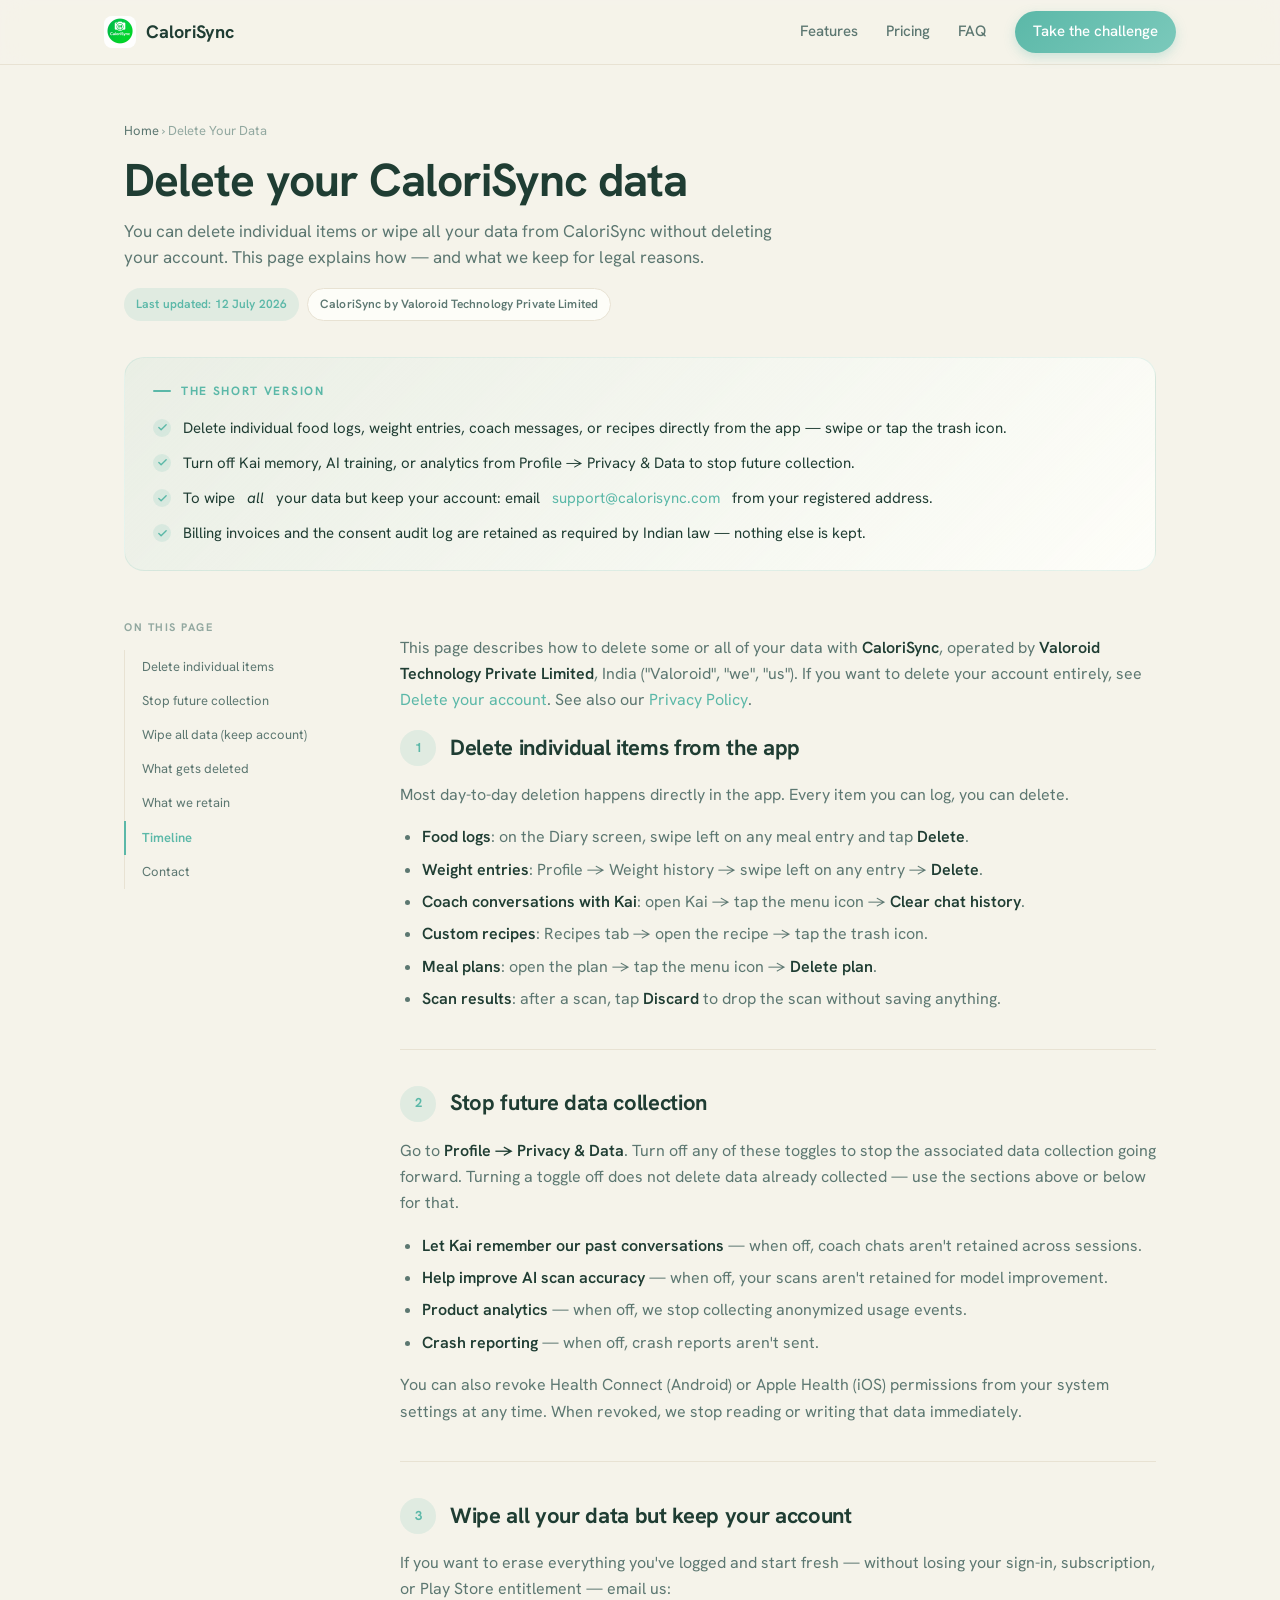
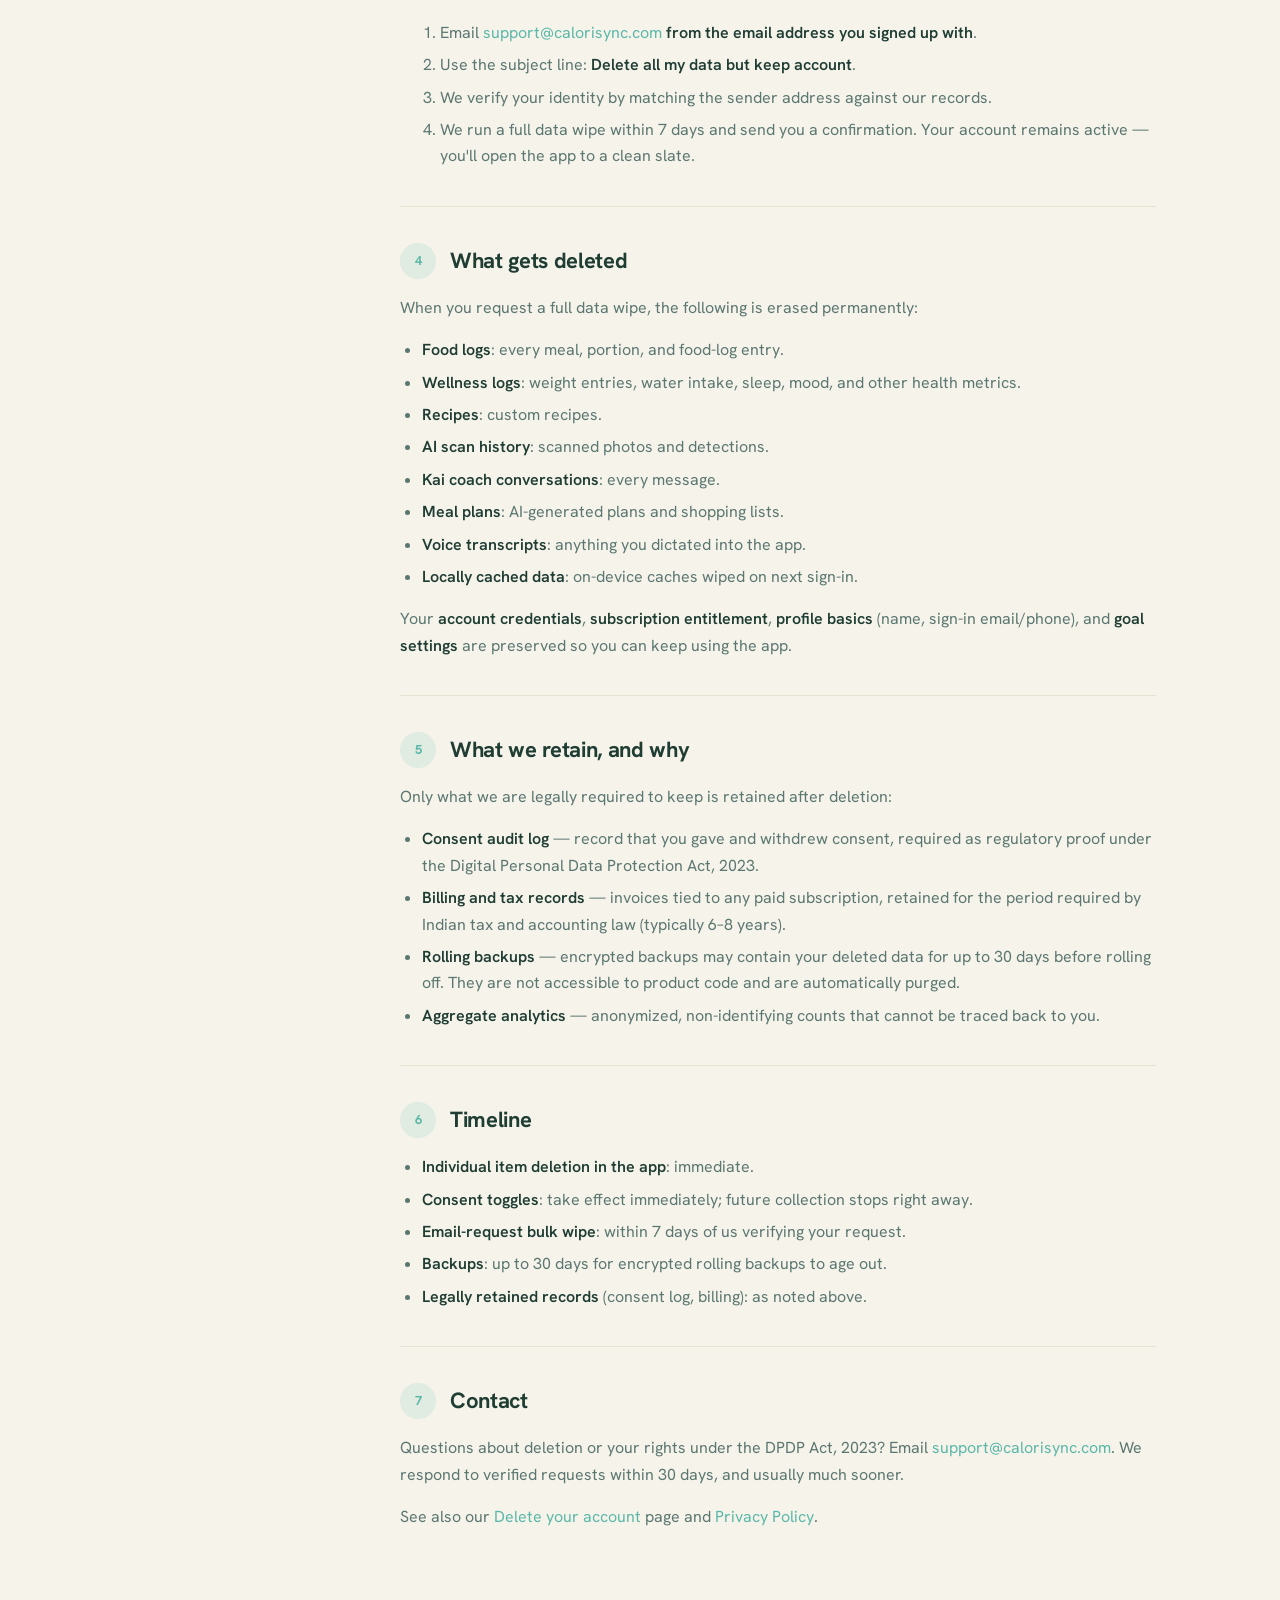
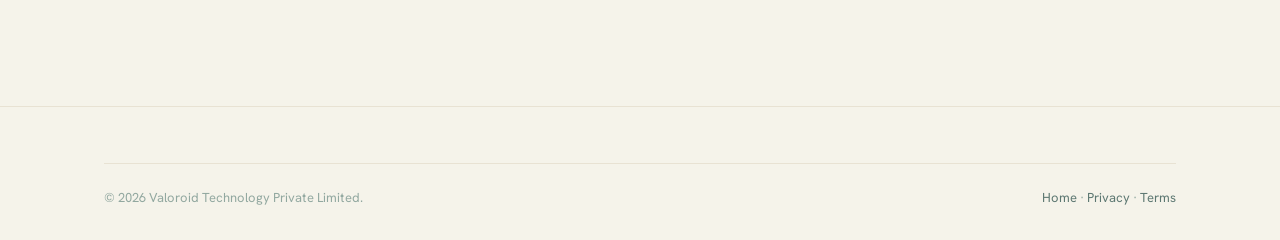
<file: delete-data/index.html>
<!DOCTYPE html>
<html lang="en">
<head>
  <meta charset="UTF-8" />
  <meta name="viewport" content="width=device-width, initial-scale=1.0" />
  <title>Delete Your Data &mdash; CaloriSync</title>
  <meta name="description" content="How to delete some or all of your CaloriSync data without deleting your account, what gets deleted, and what we retain." />
  <link rel="canonical" href="https://calorisync.com/delete-data/" />
  <meta name="robots" content="index,follow" />
  <link rel="icon" type="image/png" sizes="32x32" href="/assets/favicon-32.png" />
  <link rel="apple-touch-icon" href="/assets/apple-touch-icon.png" />
  <link rel="preconnect" href="https://fonts.googleapis.com" />
  <link rel="preconnect" href="https://fonts.gstatic.com" crossorigin />
  <link href="https://fonts.googleapis.com/css2?family=Hanken+Grotesk:wght@400;500;600;700&display=swap" rel="stylesheet" />
  <link rel="stylesheet" href="/css/main.css" />
</head>
<body>
  <nav class="nav">
    <div class="container nav-inner">
      <a href="/" class="brand">
        <img src="/assets/app-icon.png" alt="" />
        <span>CaloriSync</span>
      </a>
      <div class="nav-links">
        <a href="/#features">Features</a>
        <a href="/#pricing">Pricing</a>
        <a href="/#faq">FAQ</a>
        <a href="/#download" class="nav-cta">Take the challenge</a>
      </div>
    </div>
  </nav>

  <main class="legal-shell">
    <div class="legal-crumbs">
      <a href="/">Home</a> &rsaquo; <span>Delete Your Data</span>
    </div>

    <header class="legal-hero">
      <h1>Delete your CaloriSync data</h1>
      <p class="lead">You can delete individual items or wipe all your data from CaloriSync without deleting your account. This page explains how &mdash; and what we keep for legal reasons.</p>
      <div class="legal-meta">
        <span class="legal-chip">Last updated: 12 July 2026</span>
        <span class="legal-chip neutral">CaloriSync by Valoroid Technology Private Limited</span>
      </div>
    </header>

    <div class="tldr" aria-label="Plain-English summary">
      <h2>The short version</h2>
      <ul>
        <li>Delete individual food logs, weight entries, coach messages, or recipes directly from the app &mdash; swipe or tap the trash icon.</li>
        <li>Turn off Kai memory, AI training, or analytics from Profile &rarr; Privacy &amp; Data to stop future collection.</li>
        <li>To wipe <em>all</em> your data but keep your account: email <a href="mailto:support@calorisync.com">support@calorisync.com</a> from your registered address.</li>
        <li>Billing invoices and the consent audit log are retained as required by Indian law &mdash; nothing else is kept.</li>
      </ul>
    </div>

    <div class="legal-layout">
      <aside class="legal-toc" aria-label="Table of contents">
        <p class="toc-title">On this page</p>
        <ol class="toc-list">
          <li><a href="#granular">Delete individual items</a></li>
          <li><a href="#consent">Stop future collection</a></li>
          <li><a href="#bulk">Wipe all data (keep account)</a></li>
          <li><a href="#deleted">What gets deleted</a></li>
          <li><a href="#retained">What we retain</a></li>
          <li><a href="#timeline">Timeline</a></li>
          <li><a href="#contact">Contact</a></li>
        </ol>
      </aside>

      <div class="legal-body">
        <p>This page describes how to delete some or all of your data with <strong>CaloriSync</strong>, operated by <strong>Valoroid Technology Private Limited</strong>, India ("Valoroid", "we", "us"). If you want to delete your account entirely, see <a href="/delete-account/">Delete your account</a>. See also our <a href="/privacy/">Privacy Policy</a>.</p>

        <section id="granular">
          <h2><span class="section-num">1</span>Delete individual items from the app</h2>
          <p>Most day-to-day deletion happens directly in the app. Every item you can log, you can delete.</p>
          <ul>
            <li><strong>Food logs</strong>: on the Diary screen, swipe left on any meal entry and tap <strong>Delete</strong>.</li>
            <li><strong>Weight entries</strong>: Profile &rarr; Weight history &rarr; swipe left on any entry &rarr; <strong>Delete</strong>.</li>
            <li><strong>Coach conversations with Kai</strong>: open Kai &rarr; tap the menu icon &rarr; <strong>Clear chat history</strong>.</li>
            <li><strong>Custom recipes</strong>: Recipes tab &rarr; open the recipe &rarr; tap the trash icon.</li>
            <li><strong>Meal plans</strong>: open the plan &rarr; tap the menu icon &rarr; <strong>Delete plan</strong>.</li>
            <li><strong>Scan results</strong>: after a scan, tap <strong>Discard</strong> to drop the scan without saving anything.</li>
          </ul>
        </section>

        <section id="consent">
          <h2><span class="section-num">2</span>Stop future data collection</h2>
          <p>Go to <strong>Profile &rarr; Privacy &amp; Data</strong>. Turn off any of these toggles to stop the associated data collection going forward. Turning a toggle off does not delete data already collected &mdash; use the sections above or below for that.</p>
          <ul>
            <li><strong>Let Kai remember our past conversations</strong> &mdash; when off, coach chats aren't retained across sessions.</li>
            <li><strong>Help improve AI scan accuracy</strong> &mdash; when off, your scans aren't retained for model improvement.</li>
            <li><strong>Product analytics</strong> &mdash; when off, we stop collecting anonymized usage events.</li>
            <li><strong>Crash reporting</strong> &mdash; when off, crash reports aren't sent.</li>
          </ul>
          <p>You can also revoke Health Connect (Android) or Apple Health (iOS) permissions from your system settings at any time. When revoked, we stop reading or writing that data immediately.</p>
        </section>

        <section id="bulk">
          <h2><span class="section-num">3</span>Wipe all your data but keep your account</h2>
          <p>If you want to erase everything you've logged and start fresh &mdash; without losing your sign-in, subscription, or Play Store entitlement &mdash; email us:</p>
          <ol>
            <li>Email <a href="mailto:support@calorisync.com?subject=Delete%20all%20my%20data%20but%20keep%20account">support@calorisync.com</a> <strong>from the email address you signed up with</strong>.</li>
            <li>Use the subject line: <strong>Delete all my data but keep account</strong>.</li>
            <li>We verify your identity by matching the sender address against our records.</li>
            <li>We run a full data wipe within 7 days and send you a confirmation. Your account remains active &mdash; you'll open the app to a clean slate.</li>
          </ol>
        </section>

        <section id="deleted">
          <h2><span class="section-num">4</span>What gets deleted</h2>
          <p>When you request a full data wipe, the following is erased permanently:</p>
          <ul>
            <li><strong>Food logs</strong>: every meal, portion, and food-log entry.</li>
            <li><strong>Wellness logs</strong>: weight entries, water intake, sleep, mood, and other health metrics.</li>
            <li><strong>Recipes</strong>: custom recipes.</li>
            <li><strong>AI scan history</strong>: scanned photos and detections.</li>
            <li><strong>Kai coach conversations</strong>: every message.</li>
            <li><strong>Meal plans</strong>: AI-generated plans and shopping lists.</li>
            <li><strong>Voice transcripts</strong>: anything you dictated into the app.</li>
            <li><strong>Locally cached data</strong>: on-device caches wiped on next sign-in.</li>
          </ul>
          <p>Your <strong>account credentials</strong>, <strong>subscription entitlement</strong>, <strong>profile basics</strong> (name, sign-in email/phone), and <strong>goal settings</strong> are preserved so you can keep using the app.</p>
        </section>

        <section id="retained">
          <h2><span class="section-num">5</span>What we retain, and why</h2>
          <p>Only what we are legally required to keep is retained after deletion:</p>
          <ul>
            <li><strong>Consent audit log</strong> &mdash; record that you gave and withdrew consent, required as regulatory proof under the Digital Personal Data Protection Act, 2023.</li>
            <li><strong>Billing and tax records</strong> &mdash; invoices tied to any paid subscription, retained for the period required by Indian tax and accounting law (typically 6&ndash;8 years).</li>
            <li><strong>Rolling backups</strong> &mdash; encrypted backups may contain your deleted data for up to 30 days before rolling off. They are not accessible to product code and are automatically purged.</li>
            <li><strong>Aggregate analytics</strong> &mdash; anonymized, non-identifying counts that cannot be traced back to you.</li>
          </ul>
        </section>

        <section id="timeline">
          <h2><span class="section-num">6</span>Timeline</h2>
          <ul>
            <li><strong>Individual item deletion in the app</strong>: immediate.</li>
            <li><strong>Consent toggles</strong>: take effect immediately; future collection stops right away.</li>
            <li><strong>Email-request bulk wipe</strong>: within 7 days of us verifying your request.</li>
            <li><strong>Backups</strong>: up to 30 days for encrypted rolling backups to age out.</li>
            <li><strong>Legally retained records</strong> (consent log, billing): as noted above.</li>
          </ul>
        </section>

        <section id="contact">
          <h2><span class="section-num">7</span>Contact</h2>
          <p>Questions about deletion or your rights under the DPDP Act, 2023? Email <a href="mailto:support@calorisync.com">support@calorisync.com</a>. We respond to verified requests within 30 days, and usually much sooner.</p>
          <p>See also our <a href="/delete-account/">Delete your account</a> page and <a href="/privacy/">Privacy Policy</a>.</p>
        </section>
      </div>
    </div>
  </main>

  <button class="back-to-top" id="backToTop" aria-label="Back to top">
    <svg viewBox="0 0 24 24" fill="none" stroke="currentColor" stroke-width="2.2" stroke-linecap="round" stroke-linejoin="round" aria-hidden="true"><polyline points="18 15 12 9 6 15"/></svg>
  </button>

  <footer class="footer">
    <div class="container">
      <div class="footer-bottom">
        <span>&copy; 2026 Valoroid Technology Private Limited.</span>
        <span><a href="/">Home</a> &middot; <a href="/privacy/">Privacy</a> &middot; <a href="/terms/">Terms</a></span>
      </div>
    </div>
  </footer>

  <script src="/js/main.js" defer></script>
</body>
</html>
</file>
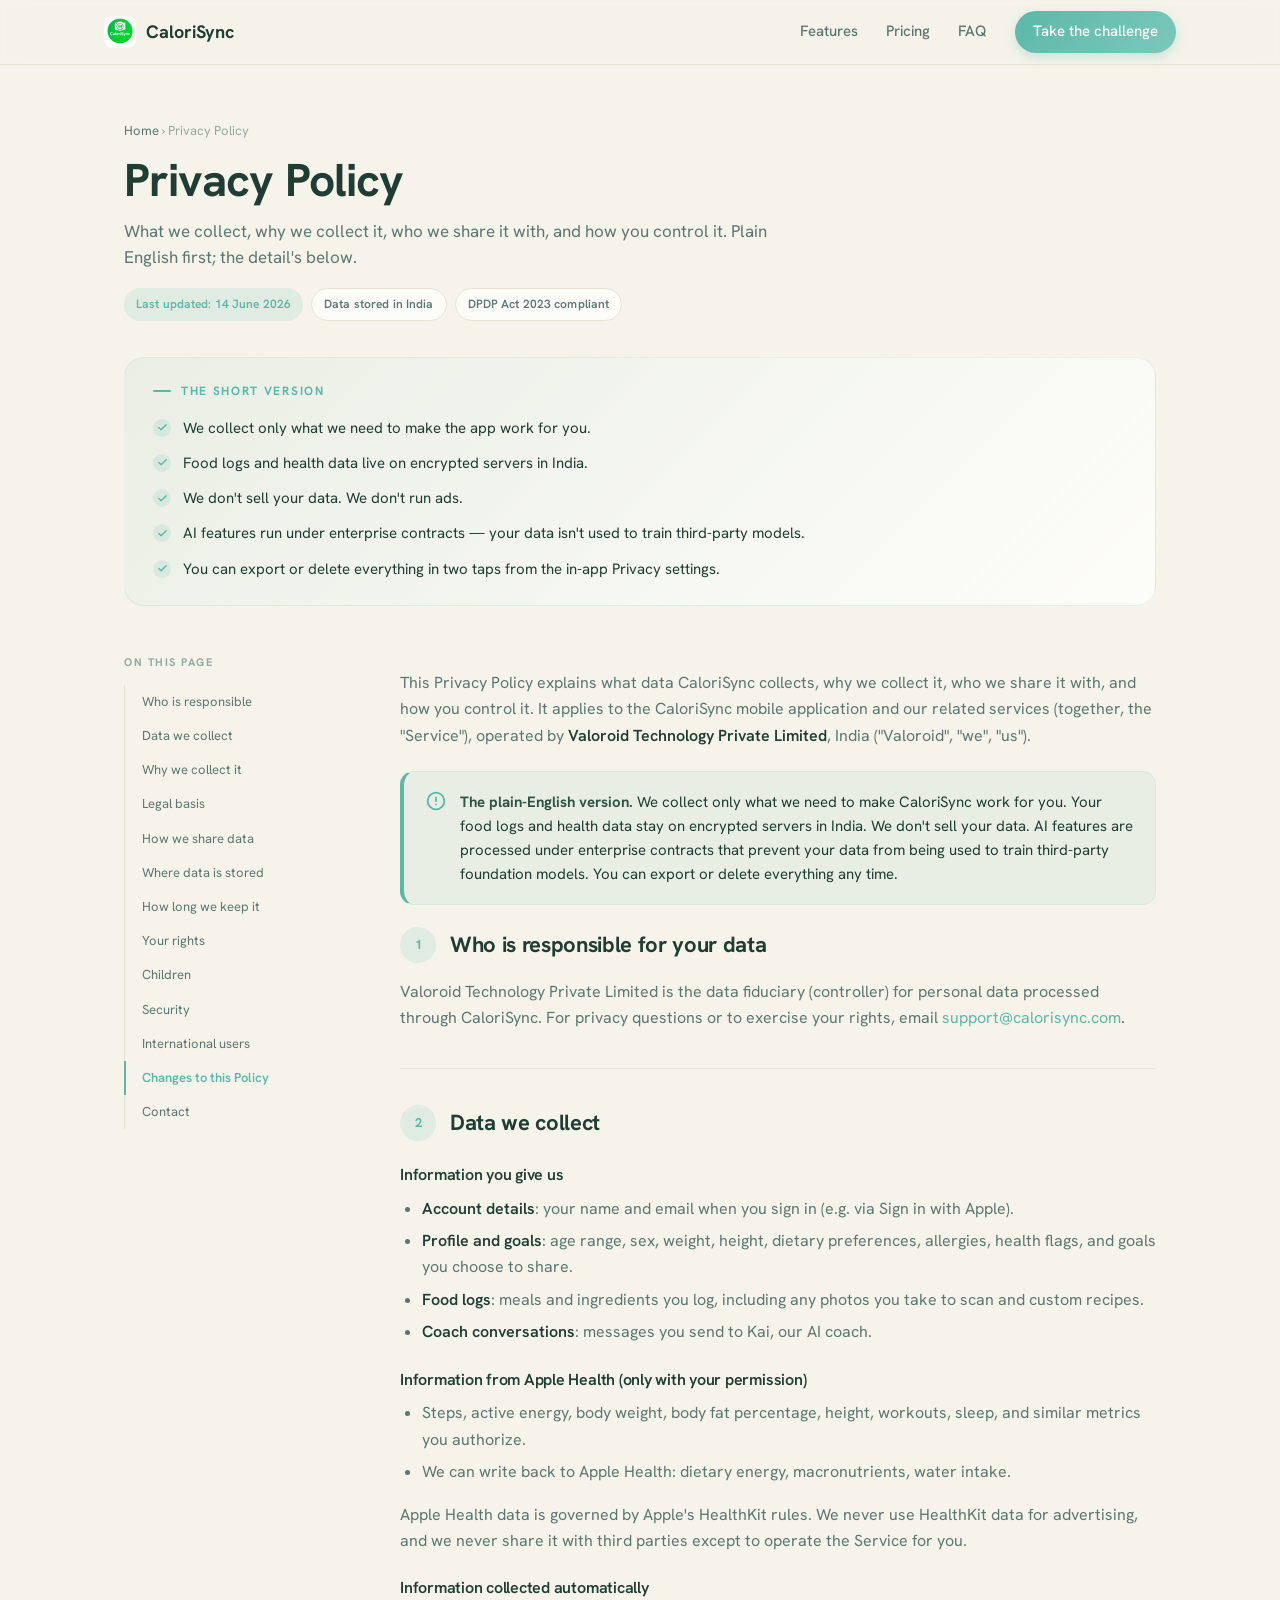
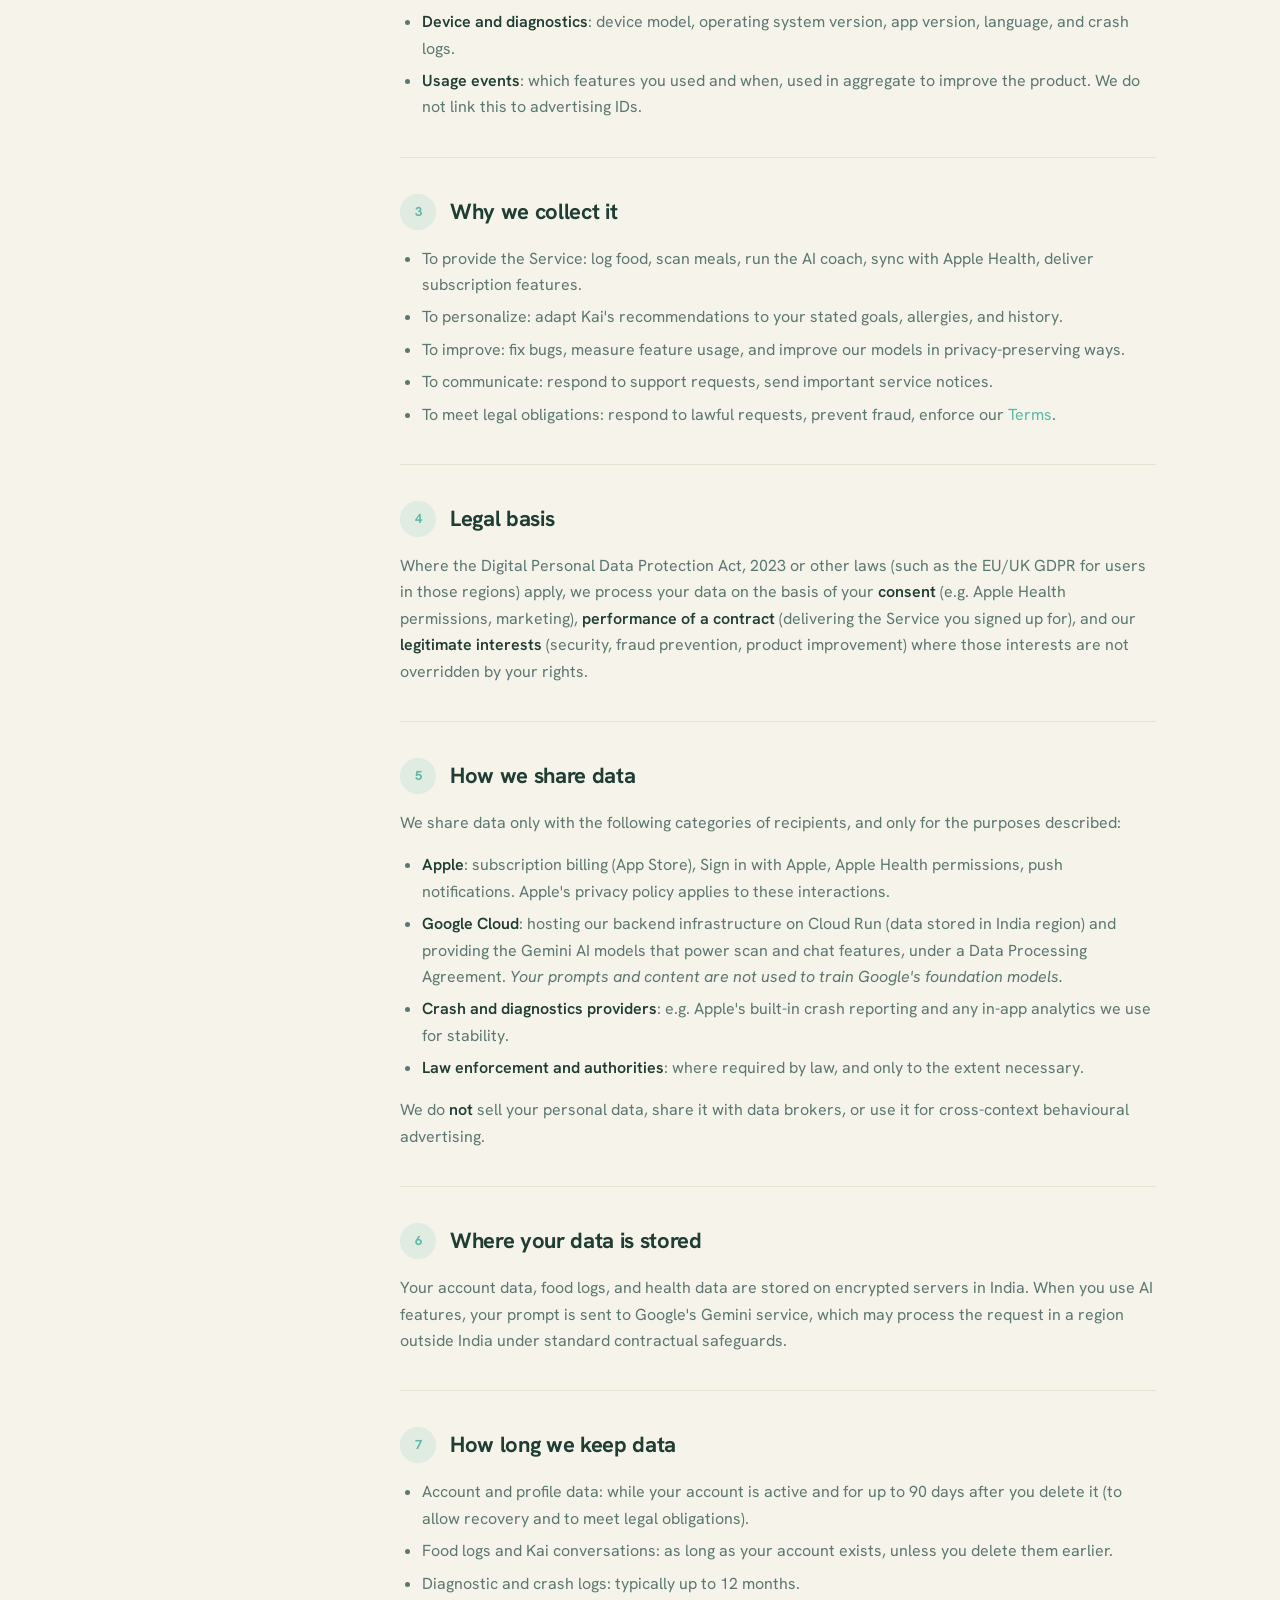
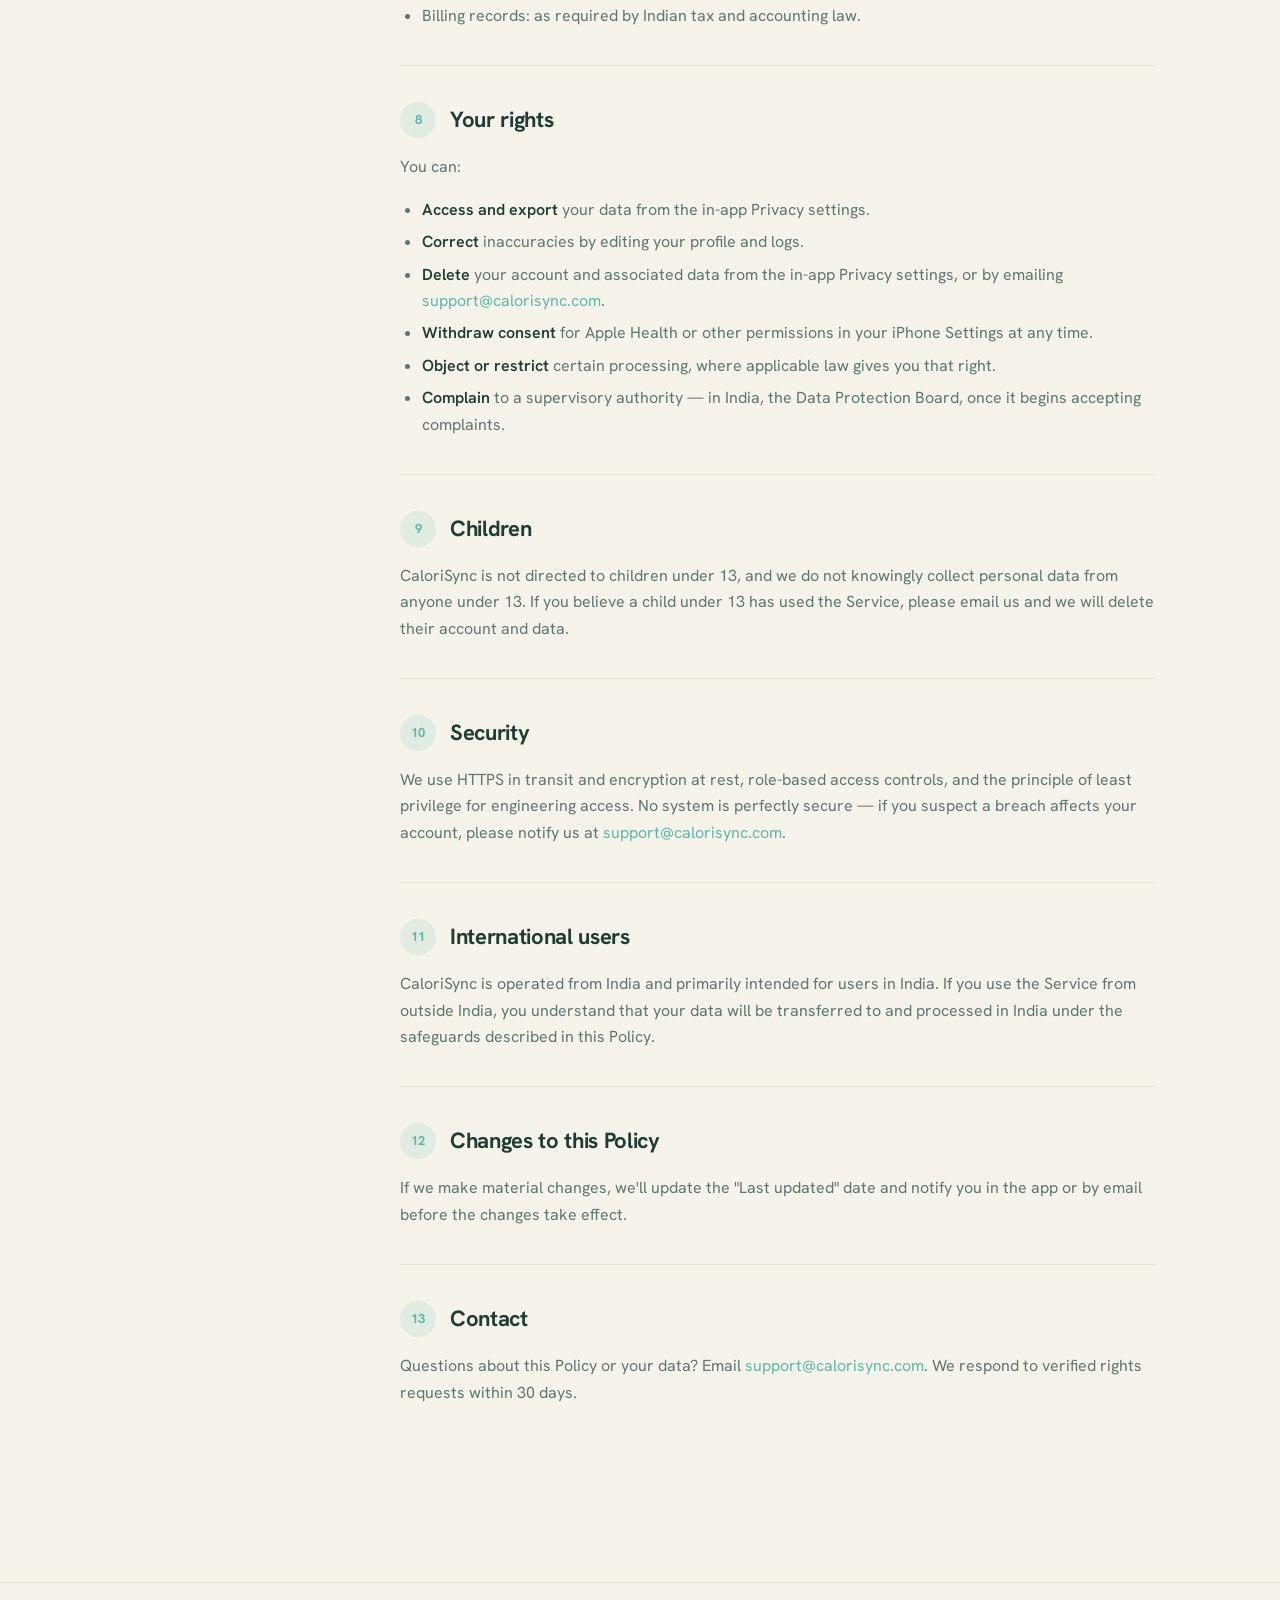
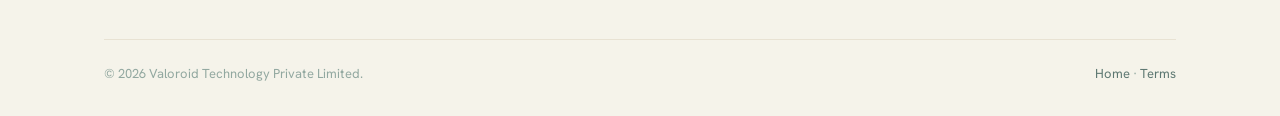
<file: privacy/index.html>
<!DOCTYPE html>
<html lang="en">
<head>
  <meta charset="UTF-8" />
  <meta name="viewport" content="width=device-width, initial-scale=1.0" />
  <title>Privacy Policy &mdash; CaloriSync</title>
  <meta name="description" content="How CaloriSync collects, uses, and protects your data." />
  <link rel="canonical" href="https://calorisync.com/privacy/" />
  <meta name="robots" content="index,follow" />
  <link rel="icon" type="image/png" sizes="32x32" href="/assets/favicon-32.png" />
  <link rel="apple-touch-icon" href="/assets/apple-touch-icon.png" />
  <link rel="preconnect" href="https://fonts.googleapis.com" />
  <link rel="preconnect" href="https://fonts.gstatic.com" crossorigin />
  <link href="https://fonts.googleapis.com/css2?family=Hanken+Grotesk:wght@400;500;600;700&display=swap" rel="stylesheet" />
  <link rel="stylesheet" href="/css/main.css" />
</head>
<body>
  <!--
    This Privacy Policy is an AI-drafted starting point aligned with the
    CaloriSync app's PrivacyInfo.xcprivacy manifest and intended product
    behavior. It is sufficient for Apple Review submission but should be
    reviewed by Indian legal counsel before scale, and the data-residency
    claims should be confirmed against the actual Cloud Run region.
  -->
  <nav class="nav">
    <div class="container nav-inner">
      <a href="/" class="brand">
        <img src="/assets/app-icon.png" alt="" />
        <span>CaloriSync</span>
      </a>
      <div class="nav-links">
        <a href="/#features">Features</a>
        <a href="/#pricing">Pricing</a>
        <a href="/#faq">FAQ</a>
        <a href="/#download" class="nav-cta">Take the challenge</a>
      </div>
    </div>
  </nav>

  <main class="legal-shell">
    <div class="legal-crumbs">
      <a href="/">Home</a> &rsaquo; <span>Privacy Policy</span>
    </div>

    <header class="legal-hero">
      <h1>Privacy Policy</h1>
      <p class="lead">What we collect, why we collect it, who we share it with, and how you control it. Plain English first; the detail's below.</p>
      <div class="legal-meta">
        <span class="legal-chip">Last updated: 14 June 2026</span>
        <span class="legal-chip neutral">Data stored in India</span>
        <span class="legal-chip neutral">DPDP Act 2023 compliant</span>
      </div>
    </header>

    <div class="tldr" aria-label="Plain-English summary">
      <h2>The short version</h2>
      <ul>
        <li>We collect only what we need to make the app work for you.</li>
        <li>Food logs and health data live on encrypted servers in India.</li>
        <li>We don't sell your data. We don't run ads.</li>
        <li>AI features run under enterprise contracts &mdash; your data isn't used to train third-party models.</li>
        <li>You can export or delete everything in two taps from the in-app Privacy settings.</li>
      </ul>
    </div>

    <div class="legal-layout">
      <aside class="legal-toc" aria-label="Table of contents">
        <p class="toc-title">On this page</p>
        <ol class="toc-list">
          <li><a href="#controller">Who is responsible</a></li>
          <li><a href="#data-we-collect">Data we collect</a></li>
          <li><a href="#why">Why we collect it</a></li>
          <li><a href="#basis">Legal basis</a></li>
          <li><a href="#sharing">How we share data</a></li>
          <li><a href="#storage">Where data is stored</a></li>
          <li><a href="#retention">How long we keep it</a></li>
          <li><a href="#rights">Your rights</a></li>
          <li><a href="#children">Children</a></li>
          <li><a href="#security">Security</a></li>
          <li><a href="#international">International users</a></li>
          <li><a href="#changes">Changes to this Policy</a></li>
          <li><a href="#contact">Contact</a></li>
        </ol>
      </aside>

      <div class="legal-body">
        <p>This Privacy Policy explains what data CaloriSync collects, why we collect it, who we share it with, and how you control it. It applies to the CaloriSync mobile application and our related services (together, the "Service"), operated by <strong>Valoroid Technology Private Limited</strong>, India ("Valoroid", "we", "us").</p>

        <div class="notice"><div><strong>The plain-English version.</strong> We collect only what we need to make CaloriSync work for you. Your food logs and health data stay on encrypted servers in India. We don't sell your data. AI features are processed under enterprise contracts that prevent your data from being used to train third-party foundation models. You can export or delete everything any time.</div></div>

        <section id="controller">
          <h2><span class="section-num">1</span>Who is responsible for your data</h2>
          <p>Valoroid Technology Private Limited is the data fiduciary (controller) for personal data processed through CaloriSync. For privacy questions or to exercise your rights, email <a href="mailto:support@calorisync.com">support@calorisync.com</a>.</p>
        </section>

        <section id="data-we-collect">
          <h2><span class="section-num">2</span>Data we collect</h2>

          <h3>Information you give us</h3>
          <ul>
            <li><strong>Account details</strong>: your name and email when you sign in (e.g. via Sign in with Apple).</li>
            <li><strong>Profile and goals</strong>: age range, sex, weight, height, dietary preferences, allergies, health flags, and goals you choose to share.</li>
            <li><strong>Food logs</strong>: meals and ingredients you log, including any photos you take to scan and custom recipes.</li>
            <li><strong>Coach conversations</strong>: messages you send to Kai, our AI coach.</li>
          </ul>

          <h3>Information from Apple Health (only with your permission)</h3>
          <ul>
            <li>Steps, active energy, body weight, body fat percentage, height, workouts, sleep, and similar metrics you authorize.</li>
            <li>We can write back to Apple Health: dietary energy, macronutrients, water intake.</li>
          </ul>
          <p>Apple Health data is governed by Apple's HealthKit rules. We never use HealthKit data for advertising, and we never share it with third parties except to operate the Service for you.</p>

          <h3>Information collected automatically</h3>
          <ul>
            <li><strong>Device and diagnostics</strong>: device model, operating system version, app version, language, and crash logs.</li>
            <li><strong>Usage events</strong>: which features you used and when, used in aggregate to improve the product. We do not link this to advertising IDs.</li>
          </ul>
        </section>

        <section id="why">
          <h2><span class="section-num">3</span>Why we collect it</h2>
          <ul>
            <li>To provide the Service: log food, scan meals, run the AI coach, sync with Apple Health, deliver subscription features.</li>
            <li>To personalize: adapt Kai's recommendations to your stated goals, allergies, and history.</li>
            <li>To improve: fix bugs, measure feature usage, and improve our models in privacy-preserving ways.</li>
            <li>To communicate: respond to support requests, send important service notices.</li>
            <li>To meet legal obligations: respond to lawful requests, prevent fraud, enforce our <a href="/terms/">Terms</a>.</li>
          </ul>
        </section>

        <section id="basis">
          <h2><span class="section-num">4</span>Legal basis</h2>
          <p>Where the Digital Personal Data Protection Act, 2023 or other laws (such as the EU/UK GDPR for users in those regions) apply, we process your data on the basis of your <strong>consent</strong> (e.g. Apple Health permissions, marketing), <strong>performance of a contract</strong> (delivering the Service you signed up for), and our <strong>legitimate interests</strong> (security, fraud prevention, product improvement) where those interests are not overridden by your rights.</p>
        </section>

        <section id="sharing">
          <h2><span class="section-num">5</span>How we share data</h2>
          <p>We share data only with the following categories of recipients, and only for the purposes described:</p>
          <ul>
            <li><strong>Apple</strong>: subscription billing (App Store), Sign in with Apple, Apple Health permissions, push notifications. Apple's privacy policy applies to these interactions.</li>
            <li><strong>Google Cloud</strong>: hosting our backend infrastructure on Cloud Run (data stored in India region) and providing the Gemini AI models that power scan and chat features, under a Data Processing Agreement. <em>Your prompts and content are not used to train Google's foundation models.</em></li>
            <li><strong>Crash and diagnostics providers</strong>: e.g. Apple's built-in crash reporting and any in-app analytics we use for stability.</li>
            <li><strong>Law enforcement and authorities</strong>: where required by law, and only to the extent necessary.</li>
          </ul>
          <p>We do <strong>not</strong> sell your personal data, share it with data brokers, or use it for cross-context behavioural advertising.</p>
        </section>

        <section id="storage">
          <h2><span class="section-num">6</span>Where your data is stored</h2>
          <p>Your account data, food logs, and health data are stored on encrypted servers in India. When you use AI features, your prompt is sent to Google's Gemini service, which may process the request in a region outside India under standard contractual safeguards.</p>
        </section>

        <section id="retention">
          <h2><span class="section-num">7</span>How long we keep data</h2>
          <ul>
            <li>Account and profile data: while your account is active and for up to 90 days after you delete it (to allow recovery and to meet legal obligations).</li>
            <li>Food logs and Kai conversations: as long as your account exists, unless you delete them earlier.</li>
            <li>Diagnostic and crash logs: typically up to 12 months.</li>
            <li>Billing records: as required by Indian tax and accounting law.</li>
          </ul>
        </section>

        <section id="rights">
          <h2><span class="section-num">8</span>Your rights</h2>
          <p>You can:</p>
          <ul>
            <li><strong>Access and export</strong> your data from the in-app Privacy settings.</li>
            <li><strong>Correct</strong> inaccuracies by editing your profile and logs.</li>
            <li><strong>Delete</strong> your account and associated data from the in-app Privacy settings, or by emailing <a href="mailto:support@calorisync.com">support@calorisync.com</a>.</li>
            <li><strong>Withdraw consent</strong> for Apple Health or other permissions in your iPhone Settings at any time.</li>
            <li><strong>Object or restrict</strong> certain processing, where applicable law gives you that right.</li>
            <li><strong>Complain</strong> to a supervisory authority &mdash; in India, the Data Protection Board, once it begins accepting complaints.</li>
          </ul>
        </section>

        <section id="children">
          <h2><span class="section-num">9</span>Children</h2>
          <p>CaloriSync is not directed to children under 13, and we do not knowingly collect personal data from anyone under 13. If you believe a child under 13 has used the Service, please email us and we will delete their account and data.</p>
        </section>

        <section id="security">
          <h2><span class="section-num">10</span>Security</h2>
          <p>We use HTTPS in transit and encryption at rest, role-based access controls, and the principle of least privilege for engineering access. No system is perfectly secure &mdash; if you suspect a breach affects your account, please notify us at <a href="mailto:support@calorisync.com">support@calorisync.com</a>.</p>
        </section>

        <section id="international">
          <h2><span class="section-num">11</span>International users</h2>
          <p>CaloriSync is operated from India and primarily intended for users in India. If you use the Service from outside India, you understand that your data will be transferred to and processed in India under the safeguards described in this Policy.</p>
        </section>

        <section id="changes">
          <h2><span class="section-num">12</span>Changes to this Policy</h2>
          <p>If we make material changes, we'll update the "Last updated" date and notify you in the app or by email before the changes take effect.</p>
        </section>

        <section id="contact">
          <h2><span class="section-num">13</span>Contact</h2>
          <p>Questions about this Policy or your data? Email <a href="mailto:support@calorisync.com">support@calorisync.com</a>. We respond to verified rights requests within 30 days.</p>
        </section>
      </div>
    </div>
  </main>

  <button class="back-to-top" id="backToTop" aria-label="Back to top">
    <svg viewBox="0 0 24 24" fill="none" stroke="currentColor" stroke-width="2.2" stroke-linecap="round" stroke-linejoin="round" aria-hidden="true"><polyline points="18 15 12 9 6 15"/></svg>
  </button>

  <footer class="footer">
    <div class="container">
      <div class="footer-bottom">
        <span>&copy; 2026 Valoroid Technology Private Limited.</span>
        <span><a href="/">Home</a> &middot; <a href="/terms/">Terms</a></span>
      </div>
    </div>
  </footer>

  <script src="/js/main.js" defer></script>
</body>
</html>
</file>
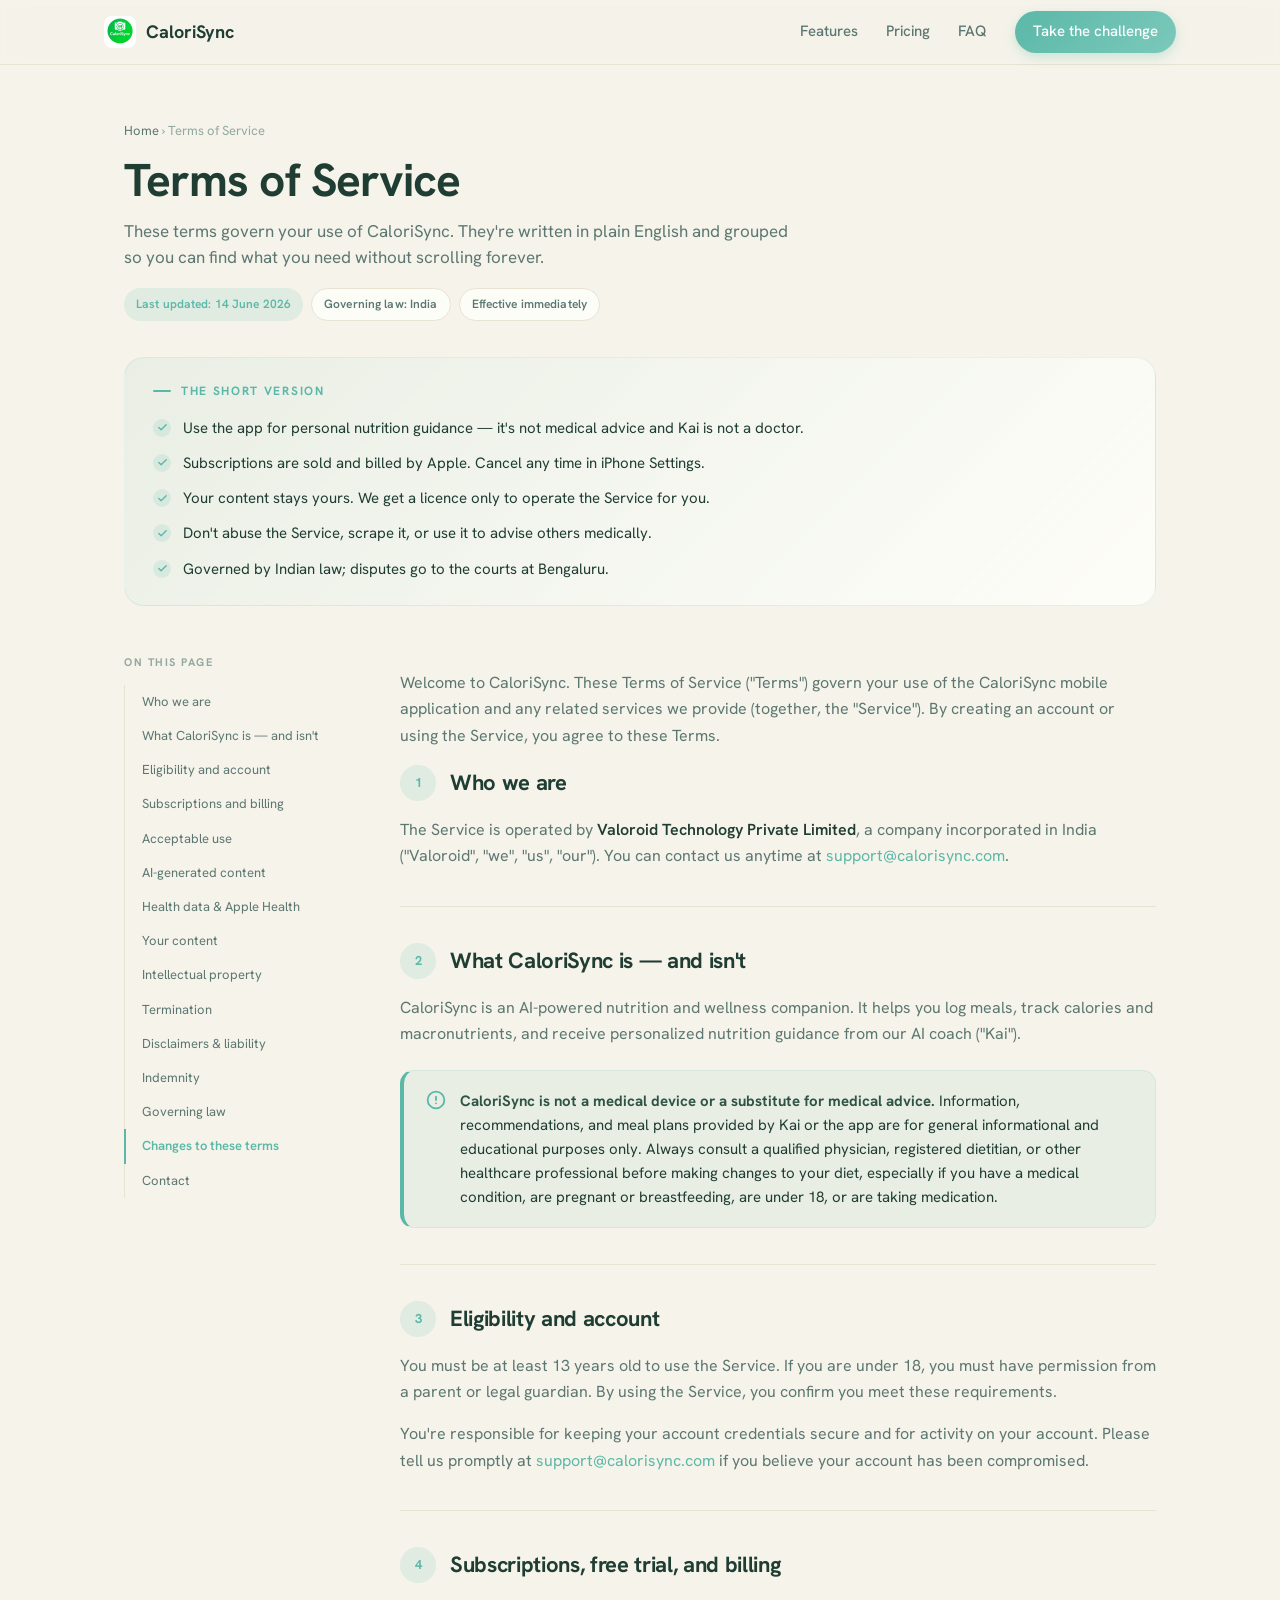
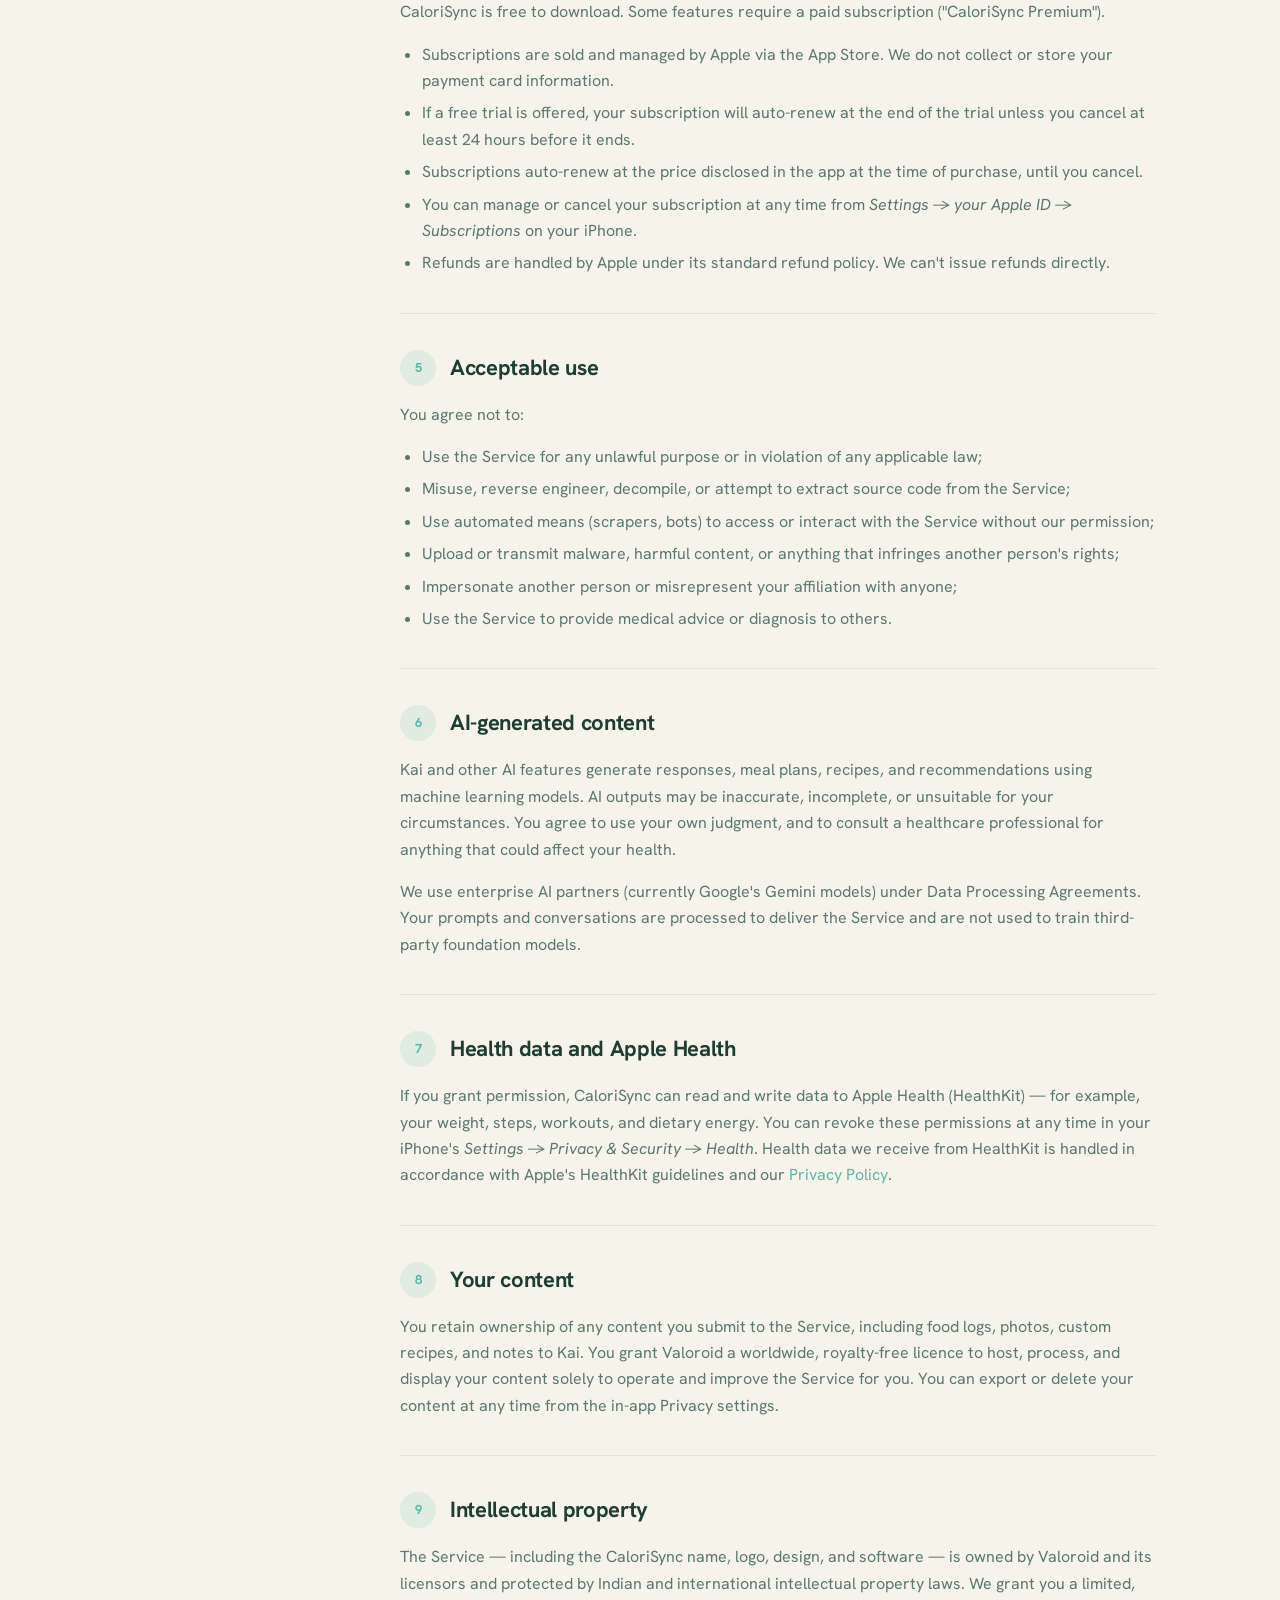
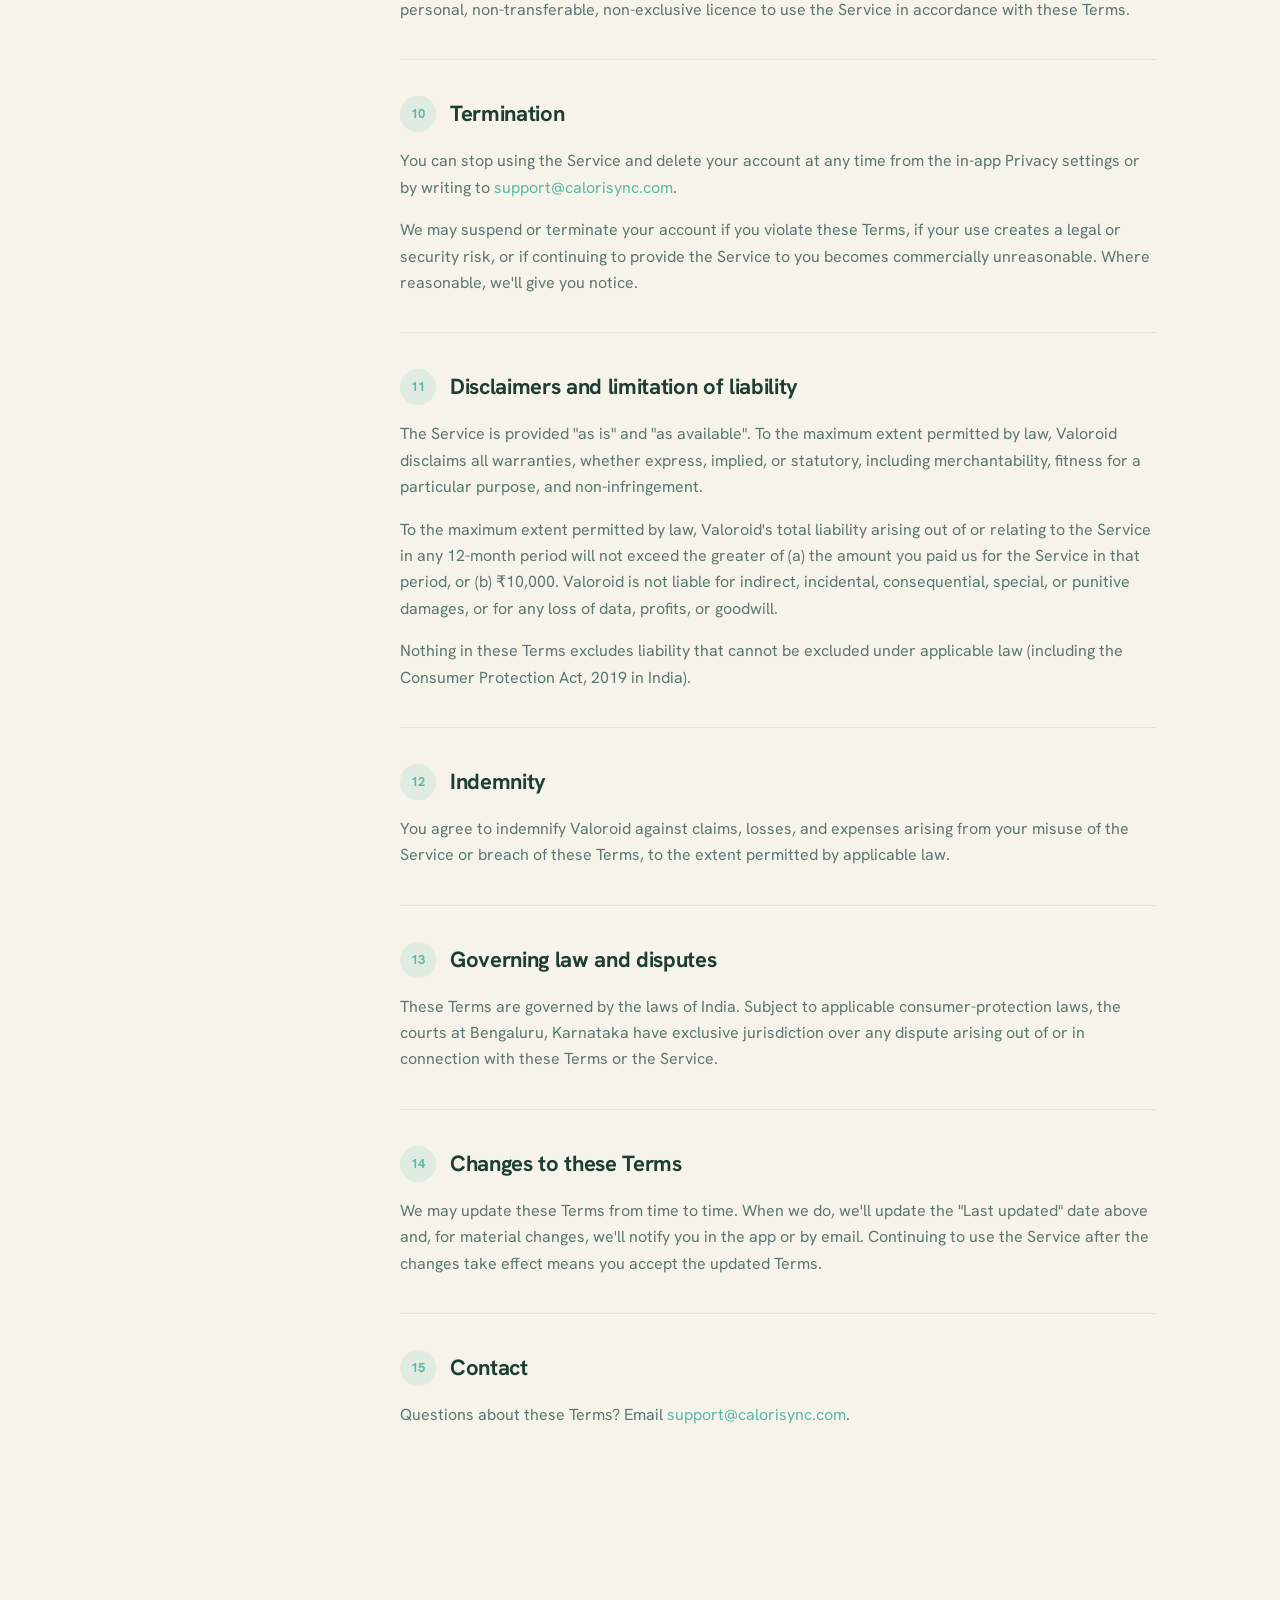
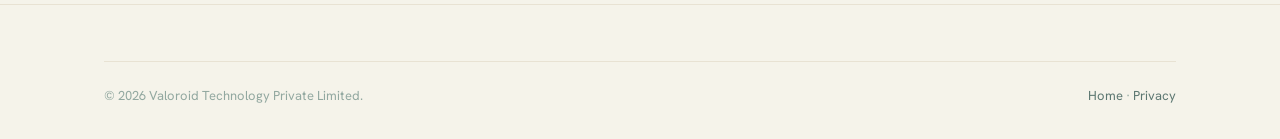
<file: terms/index.html>
<!DOCTYPE html>
<html lang="en">
<head>
  <meta charset="UTF-8" />
  <meta name="viewport" content="width=device-width, initial-scale=1.0" />
  <title>Terms of Service &mdash; CaloriSync</title>
  <meta name="description" content="The terms that govern your use of CaloriSync." />
  <link rel="canonical" href="https://calorisync.com/terms/" />
  <meta name="robots" content="index,follow" />
  <link rel="icon" type="image/png" sizes="32x32" href="/assets/favicon-32.png" />
  <link rel="apple-touch-icon" href="/assets/apple-touch-icon.png" />
  <link rel="preconnect" href="https://fonts.googleapis.com" />
  <link rel="preconnect" href="https://fonts.gstatic.com" crossorigin />
  <link href="https://fonts.googleapis.com/css2?family=Hanken+Grotesk:wght@400;500;600;700&display=swap" rel="stylesheet" />
  <link rel="stylesheet" href="/css/main.css" />
</head>
<body>
  <!--
    This Terms of Service is an AI-drafted starting point grounded in what the
    CaloriSync app actually does. It is sufficient for Apple Review submission
    but should be reviewed by Indian legal counsel before any material scale,
    enterprise sales, or international expansion.
    Last reviewed by: (TODO)
  -->
  <nav class="nav">
    <div class="container nav-inner">
      <a href="/" class="brand">
        <img src="/assets/app-icon.png" alt="" />
        <span>CaloriSync</span>
      </a>
      <div class="nav-links">
        <a href="/#features">Features</a>
        <a href="/#pricing">Pricing</a>
        <a href="/#faq">FAQ</a>
        <a href="/#download" class="nav-cta">Take the challenge</a>
      </div>
    </div>
  </nav>

  <main class="legal-shell">
    <div class="legal-crumbs">
      <a href="/">Home</a> &rsaquo; <span>Terms of Service</span>
    </div>

    <header class="legal-hero">
      <h1>Terms of Service</h1>
      <p class="lead">These terms govern your use of CaloriSync. They're written in plain English and grouped so you can find what you need without scrolling forever.</p>
      <div class="legal-meta">
        <span class="legal-chip">Last updated: 14 June 2026</span>
        <span class="legal-chip neutral">Governing law: India</span>
        <span class="legal-chip neutral">Effective immediately</span>
      </div>
    </header>

    <div class="tldr" aria-label="Plain-English summary">
      <h2>The short version</h2>
      <ul>
        <li>Use the app for personal nutrition guidance &mdash; it's not medical advice and Kai is not a doctor.</li>
        <li>Subscriptions are sold and billed by Apple. Cancel any time in iPhone Settings.</li>
        <li>Your content stays yours. We get a licence only to operate the Service for you.</li>
        <li>Don't abuse the Service, scrape it, or use it to advise others medically.</li>
        <li>Governed by Indian law; disputes go to the courts at Bengaluru.</li>
      </ul>
    </div>

    <div class="legal-layout">
      <aside class="legal-toc" aria-label="Table of contents">
        <p class="toc-title">On this page</p>
        <ol class="toc-list">
          <li><a href="#who-we-are">Who we are</a></li>
          <li><a href="#what-it-is">What CaloriSync is &mdash; and isn't</a></li>
          <li><a href="#eligibility">Eligibility and account</a></li>
          <li><a href="#subscriptions">Subscriptions and billing</a></li>
          <li><a href="#acceptable-use">Acceptable use</a></li>
          <li><a href="#ai-content">AI-generated content</a></li>
          <li><a href="#health-data">Health data &amp; Apple Health</a></li>
          <li><a href="#your-content">Your content</a></li>
          <li><a href="#ip">Intellectual property</a></li>
          <li><a href="#termination">Termination</a></li>
          <li><a href="#liability">Disclaimers &amp; liability</a></li>
          <li><a href="#indemnity">Indemnity</a></li>
          <li><a href="#governing-law">Governing law</a></li>
          <li><a href="#changes">Changes to these terms</a></li>
          <li><a href="#contact">Contact</a></li>
        </ol>
      </aside>

      <div class="legal-body">
        <p>Welcome to CaloriSync. These Terms of Service ("Terms") govern your use of the CaloriSync mobile application and any related services we provide (together, the "Service"). By creating an account or using the Service, you agree to these Terms.</p>

        <section id="who-we-are">
          <h2><span class="section-num">1</span>Who we are</h2>
          <p>The Service is operated by <strong>Valoroid Technology Private Limited</strong>, a company incorporated in India ("Valoroid", "we", "us", "our"). You can contact us anytime at <a href="mailto:support@calorisync.com">support@calorisync.com</a>.</p>
        </section>

        <section id="what-it-is">
          <h2><span class="section-num">2</span>What CaloriSync is &mdash; and isn't</h2>
          <p>CaloriSync is an AI-powered nutrition and wellness companion. It helps you log meals, track calories and macronutrients, and receive personalized nutrition guidance from our AI coach ("Kai").</p>
          <div class="notice"><div><strong>CaloriSync is not a medical device or a substitute for medical advice.</strong> Information, recommendations, and meal plans provided by Kai or the app are for general informational and educational purposes only. Always consult a qualified physician, registered dietitian, or other healthcare professional before making changes to your diet, especially if you have a medical condition, are pregnant or breastfeeding, are under 18, or are taking medication.</div></div>
        </section>

        <section id="eligibility">
          <h2><span class="section-num">3</span>Eligibility and account</h2>
          <p>You must be at least 13 years old to use the Service. If you are under 18, you must have permission from a parent or legal guardian. By using the Service, you confirm you meet these requirements.</p>
          <p>You're responsible for keeping your account credentials secure and for activity on your account. Please tell us promptly at <a href="mailto:support@calorisync.com">support@calorisync.com</a> if you believe your account has been compromised.</p>
        </section>

        <section id="subscriptions">
          <h2><span class="section-num">4</span>Subscriptions, free trial, and billing</h2>
          <p>CaloriSync is free to download. Some features require a paid subscription ("CaloriSync Premium").</p>
          <ul>
            <li>Subscriptions are sold and managed by Apple via the App Store. We do not collect or store your payment card information.</li>
            <li>If a free trial is offered, your subscription will auto-renew at the end of the trial unless you cancel at least 24 hours before it ends.</li>
            <li>Subscriptions auto-renew at the price disclosed in the app at the time of purchase, until you cancel.</li>
            <li>You can manage or cancel your subscription at any time from <em>Settings &rarr; your Apple ID &rarr; Subscriptions</em> on your iPhone.</li>
            <li>Refunds are handled by Apple under its standard refund policy. We can't issue refunds directly.</li>
          </ul>
        </section>

        <section id="acceptable-use">
          <h2><span class="section-num">5</span>Acceptable use</h2>
          <p>You agree not to:</p>
          <ul>
            <li>Use the Service for any unlawful purpose or in violation of any applicable law;</li>
            <li>Misuse, reverse engineer, decompile, or attempt to extract source code from the Service;</li>
            <li>Use automated means (scrapers, bots) to access or interact with the Service without our permission;</li>
            <li>Upload or transmit malware, harmful content, or anything that infringes another person's rights;</li>
            <li>Impersonate another person or misrepresent your affiliation with anyone;</li>
            <li>Use the Service to provide medical advice or diagnosis to others.</li>
          </ul>
        </section>

        <section id="ai-content">
          <h2><span class="section-num">6</span>AI-generated content</h2>
          <p>Kai and other AI features generate responses, meal plans, recipes, and recommendations using machine learning models. AI outputs may be inaccurate, incomplete, or unsuitable for your circumstances. You agree to use your own judgment, and to consult a healthcare professional for anything that could affect your health.</p>
          <p>We use enterprise AI partners (currently Google's Gemini models) under Data Processing Agreements. Your prompts and conversations are processed to deliver the Service and are not used to train third-party foundation models.</p>
        </section>

        <section id="health-data">
          <h2><span class="section-num">7</span>Health data and Apple Health</h2>
          <p>If you grant permission, CaloriSync can read and write data to Apple Health (HealthKit) &mdash; for example, your weight, steps, workouts, and dietary energy. You can revoke these permissions at any time in your iPhone's <em>Settings &rarr; Privacy &amp; Security &rarr; Health</em>. Health data we receive from HealthKit is handled in accordance with Apple's HealthKit guidelines and our <a href="/privacy/">Privacy Policy</a>.</p>
        </section>

        <section id="your-content">
          <h2><span class="section-num">8</span>Your content</h2>
          <p>You retain ownership of any content you submit to the Service, including food logs, photos, custom recipes, and notes to Kai. You grant Valoroid a worldwide, royalty-free licence to host, process, and display your content solely to operate and improve the Service for you. You can export or delete your content at any time from the in-app Privacy settings.</p>
        </section>

        <section id="ip">
          <h2><span class="section-num">9</span>Intellectual property</h2>
          <p>The Service &mdash; including the CaloriSync name, logo, design, and software &mdash; is owned by Valoroid and its licensors and protected by Indian and international intellectual property laws. We grant you a limited, personal, non-transferable, non-exclusive licence to use the Service in accordance with these Terms.</p>
        </section>

        <section id="termination">
          <h2><span class="section-num">10</span>Termination</h2>
          <p>You can stop using the Service and delete your account at any time from the in-app Privacy settings or by writing to <a href="mailto:support@calorisync.com">support@calorisync.com</a>.</p>
          <p>We may suspend or terminate your account if you violate these Terms, if your use creates a legal or security risk, or if continuing to provide the Service to you becomes commercially unreasonable. Where reasonable, we'll give you notice.</p>
        </section>

        <section id="liability">
          <h2><span class="section-num">11</span>Disclaimers and limitation of liability</h2>
          <p>The Service is provided "as is" and "as available". To the maximum extent permitted by law, Valoroid disclaims all warranties, whether express, implied, or statutory, including merchantability, fitness for a particular purpose, and non-infringement.</p>
          <p>To the maximum extent permitted by law, Valoroid's total liability arising out of or relating to the Service in any 12-month period will not exceed the greater of (a) the amount you paid us for the Service in that period, or (b) &#8377;10,000. Valoroid is not liable for indirect, incidental, consequential, special, or punitive damages, or for any loss of data, profits, or goodwill.</p>
          <p>Nothing in these Terms excludes liability that cannot be excluded under applicable law (including the Consumer Protection Act, 2019 in India).</p>
        </section>

        <section id="indemnity">
          <h2><span class="section-num">12</span>Indemnity</h2>
          <p>You agree to indemnify Valoroid against claims, losses, and expenses arising from your misuse of the Service or breach of these Terms, to the extent permitted by applicable law.</p>
        </section>

        <section id="governing-law">
          <h2><span class="section-num">13</span>Governing law and disputes</h2>
          <p>These Terms are governed by the laws of India. Subject to applicable consumer-protection laws, the courts at Bengaluru, Karnataka have exclusive jurisdiction over any dispute arising out of or in connection with these Terms or the Service.</p>
        </section>

        <section id="changes">
          <h2><span class="section-num">14</span>Changes to these Terms</h2>
          <p>We may update these Terms from time to time. When we do, we'll update the "Last updated" date above and, for material changes, we'll notify you in the app or by email. Continuing to use the Service after the changes take effect means you accept the updated Terms.</p>
        </section>

        <section id="contact">
          <h2><span class="section-num">15</span>Contact</h2>
          <p>Questions about these Terms? Email <a href="mailto:support@calorisync.com">support@calorisync.com</a>.</p>
        </section>
      </div>
    </div>
  </main>

  <button class="back-to-top" id="backToTop" aria-label="Back to top">
    <svg viewBox="0 0 24 24" fill="none" stroke="currentColor" stroke-width="2.2" stroke-linecap="round" stroke-linejoin="round" aria-hidden="true"><polyline points="18 15 12 9 6 15"/></svg>
  </button>

  <footer class="footer">
    <div class="container">
      <div class="footer-bottom">
        <span>&copy; 2026 Valoroid Technology Private Limited.</span>
        <span><a href="/">Home</a> &middot; <a href="/privacy/">Privacy</a></span>
      </div>
    </div>
  </footer>

  <script src="/js/main.js" defer></script>
</body>
</html>
</file>
<file: css/main.css>
:root {
  /* App palette — cream backdrop + deep forest text + teal accents + warm gold */
  --brand-primary: #5BB8A8;         /* Teal — primary CTA, success, growth wave */
  --brand-primary-dark: #2E5446;    /* Forest — deep CTA surfaces + reality band */
  --brand-primary-light: #7BC9BB;   /* Lighter teal — hover, gradient stop */
  --brand-primary-soft: rgba(91, 184, 168, 0.14);
  --brand-primary-softer: rgba(91, 184, 168, 0.07);
  --brand-accent: #6B5FE0;          /* Kai purple accent */
  --brand-accent-soft: #EEEDFD;
  --brand-warn: #C97A1F;            /* Warm amber warn */
  --brand-gold: #F4B942;            /* Streak / sparkle gold */
  --brand-rose: #D85F73;
  --ink: #1F3D33;                   /* Deep forest — headings */
  --ink-2: #5C7771;                 /* Sage — body */
  --ink-3: #92A8A0;                 /* Muted sage — meta */
  --bg: #F5F3EA;                    /* Cream backdrop */
  --surface: #FDFDF8;               /* Warmer white surface */
  --line: #E8E2D3;                  /* Cream line */
  --radius-card: 20px;
  --radius-pill: 999px;
  --shadow-card: 0 1px 2px rgba(31, 61, 51, 0.04), 0 8px 24px rgba(91, 184, 168, 0.10);
  --shadow-card-hover: 0 4px 12px rgba(31, 61, 51, 0.06), 0 20px 40px rgba(91, 184, 168, 0.20);
  --shadow-cta: 0 6px 20px rgba(91, 184, 168, 0.32);
  --shadow-cta-hover: 0 12px 32px rgba(91, 184, 168, 0.44);
  --max-width: 1120px;
  --font-sans: "Hanken Grotesk", system-ui, -apple-system, "Segoe UI", Roboto, "Helvetica Neue", Arial, sans-serif;
  --ease-out: cubic-bezier(0.16, 1, 0.3, 1);
}

@media (prefers-reduced-motion: reduce) {
  *, *::before, *::after {
    animation-duration: 0.001ms !important;
    transition-duration: 0.001ms !important;
  }
}

* { box-sizing: border-box; }

html { scroll-behavior: smooth; }

body {
  margin: 0;
  background: var(--bg);
  color: var(--ink);
  font-family: var(--font-sans);
  font-size: 17px;
  line-height: 1.55;
  -webkit-font-smoothing: antialiased;
  -moz-osx-font-smoothing: grayscale;
  text-rendering: optimizeLegibility;
}

img { max-width: 100%; display: block; }

a {
  color: var(--brand-primary);
  text-decoration: none;
}
a:hover { text-decoration: underline; }

.container {
  width: 100%;
  max-width: var(--max-width);
  margin: 0 auto;
  padding: 0 24px;
}

/* ---------- Nav ---------- */
.nav {
  position: sticky;
  top: 0;
  z-index: 50;
  background: rgba(245, 243, 234, 0.85);
  backdrop-filter: saturate(180%) blur(12px);
  -webkit-backdrop-filter: saturate(180%) blur(12px);
  border-bottom: 1px solid var(--line);
}
.nav-inner {
  display: flex;
  align-items: center;
  justify-content: space-between;
  height: 64px;
}
.brand {
  display: flex;
  align-items: center;
  gap: 10px;
  font-weight: 700;
  font-size: 18px;
  color: var(--ink);
}
.brand img {
  width: 32px;
  height: 32px;
  border-radius: 8px;
  object-fit: cover;
}
.nav-links {
  display: flex;
  align-items: center;
  gap: 28px;
}
.nav-links a {
  color: var(--ink-2);
  font-weight: 500;
  font-size: 15px;
}
.nav-links a:hover { color: var(--ink); text-decoration: none; }
.nav-cta {
  background: linear-gradient(135deg, var(--brand-primary) 0%, var(--brand-primary-light) 100%);
  color: #fff !important;
  padding: 9px 18px;
  border-radius: var(--radius-pill);
  font-weight: 600;
  font-size: 14px;
  box-shadow: 0 4px 12px rgba(91, 184, 168, 0.28);
  transition: transform 0.2s var(--ease-out), box-shadow 0.2s var(--ease-out);
}
.nav-cta:hover {
  text-decoration: none;
  transform: translateY(-1px);
  box-shadow: 0 8px 22px rgba(91, 184, 168, 0.44);
}
.nav-cta:active { transform: translateY(0); }
.nav-links a.is-active { color: var(--brand-primary); font-weight: 600; }
.nav-toggle {
  display: none;
  background: none;
  border: 0;
  padding: 8px;
  cursor: pointer;
}
.nav-toggle span {
  display: block;
  width: 22px;
  height: 2px;
  background: var(--ink);
  margin: 4px 0;
  border-radius: 2px;
  transition: transform .2s, opacity .2s;
}
.nav.is-open .nav-toggle span:nth-child(1) { transform: translateY(6px) rotate(45deg); }
.nav.is-open .nav-toggle span:nth-child(2) { opacity: 0; }
.nav.is-open .nav-toggle span:nth-child(3) { transform: translateY(-6px) rotate(-45deg); }

/* ---------- Hero ---------- */
.hero {
  padding: 80px 0 64px;
}
.hero-grid {
  display: grid;
  grid-template-columns: 1.1fr 1fr;
  gap: 56px;
  align-items: center;
}
.eyebrow {
  display: inline-flex;
  align-items: center;
  gap: 8px;
  background: var(--brand-primary-soft);
  color: var(--brand-primary);
  font-weight: 600;
  font-size: 13px;
  padding: 6px 14px;
  border-radius: var(--radius-pill);
  margin-bottom: 20px;
  letter-spacing: 0.01em;
}
.eyebrow::before {
  content: "";
  width: 6px;
  height: 6px;
  border-radius: 50%;
  background: var(--brand-primary);
  box-shadow: 0 0 0 0 rgba(91, 184, 168, 0.6);
  animation: pulse 2s var(--ease-out) infinite;
}
@keyframes pulse {
  0%   { box-shadow: 0 0 0 0 rgba(91, 184, 168, 0.5); }
  70%  { box-shadow: 0 0 0 10px rgba(91, 184, 168, 0); }
  100% { box-shadow: 0 0 0 0 rgba(91, 184, 168, 0); }
}
h1, h2, h3 { color: var(--ink); letter-spacing: -0.015em; }
.hero h1 {
  font-size: clamp(36px, 5vw, 56px);
  line-height: 1.05;
  font-weight: 700;
  margin: 0 0 20px;
}
.hero h1 .accent { color: var(--brand-primary); }
.hero p.lede {
  font-size: 19px;
  color: var(--ink-2);
  max-width: 520px;
  margin: 0 0 32px;
}
.badges {
  display: flex;
  gap: 14px;
  flex-wrap: wrap;
  align-items: center;
}
.badge {
  display: inline-flex;
  align-items: center;
  gap: 12px;
  background: #111;
  color: #fff;
  padding: 12px 18px;
  border-radius: 14px;
  min-width: 200px;
  transition: transform .15s ease, opacity .15s ease;
}
.badge:hover { text-decoration: none; transform: translateY(-1px); }
.badge svg { width: 26px; height: 26px; flex-shrink: 0; }
.badge .badge-label {
  display: flex;
  flex-direction: column;
  line-height: 1.1;
}
.badge .badge-label small {
  font-size: 11px;
  font-weight: 500;
  opacity: 0.85;
  letter-spacing: 0.02em;
}
.badge .badge-label strong {
  font-size: 18px;
  font-weight: 600;
  letter-spacing: -0.01em;
}
.badge-disabled {
  cursor: not-allowed;
  opacity: 0.55;
  pointer-events: none;
  position: relative;
}
.coming-soon {
  position: absolute;
  top: -10px;
  right: -8px;
  background: var(--brand-warn);
  color: #fff;
  font-size: 10px;
  font-weight: 700;
  padding: 3px 8px;
  border-radius: var(--radius-pill);
  letter-spacing: 0.04em;
  text-transform: uppercase;
}

.hero-visual {
  position: relative;
  display: flex;
  justify-content: center;
  align-items: center;
}
.phone-frame {
  width: 300px;
  background: linear-gradient(165deg, var(--brand-primary-light) 0%, var(--brand-primary) 55%, var(--brand-primary-dark) 100%);
  border-radius: 46px;
  padding: 14px;
  box-shadow: 0 30px 60px rgba(91, 184, 168, 0.34), 0 12px 30px rgba(46, 84, 70, 0.24);
  position: relative;
  animation: float 6s ease-in-out infinite;
}
@keyframes float {
  0%, 100% { transform: translateY(0); }
  50%      { transform: translateY(-10px); }
}
.phone-frame img {
  width: 100%;
  display: block;
  border-radius: 34px;
  background: var(--surface);
}

/* ---------- Showcase strip (real screenshots in light phone frames) ---------- */
.showcase {
  display: grid;
  grid-template-columns: repeat(3, 1fr);
  gap: 28px;
  justify-items: center;
  align-items: end;
  margin-top: 24px;
}
.showcase-item {
  text-align: center;
  max-width: 260px;
}
.showcase-phone {
  width: 220px;
  background: #111;
  border-radius: 36px;
  padding: 8px;
  margin-bottom: 18px;
  box-shadow: 0 20px 40px rgba(91, 184, 168, 0.20), 0 4px 12px rgba(31, 61, 51, 0.06);
  transition: transform 0.4s var(--ease-out), box-shadow 0.4s var(--ease-out);
}
.showcase-item:hover .showcase-phone {
  transform: translateY(-8px) rotate(-1deg);
  box-shadow: 0 30px 60px rgba(91, 184, 168, 0.34), 0 8px 20px rgba(31, 61, 51, 0.08);
}
.showcase-phone img {
  width: 100%;
  display: block;
  border-radius: 28px;
  background: var(--surface);
}
.showcase-item h3 {
  font-size: 17px;
  font-weight: 600;
  margin: 0 0 4px;
}
.showcase-item p {
  font-size: 14px;
  color: var(--ink-2);
  margin: 0;
}

/* ---------- Reality band (dark, hard-hitting stat) ---------- */
.reality {
  background: var(--ink);
  color: #fff;
  padding: 64px 0;
}
.reality-inner {
  max-width: 820px;
  margin: 0 auto;
  text-align: center;
  padding: 0 24px;
}
.reality .tag {
  display: inline-block;
  font-size: 12px;
  font-weight: 700;
  letter-spacing: 0.16em;
  text-transform: uppercase;
  color: var(--brand-warn);
  margin-bottom: 18px;
}
.reality h2 {
  color: #fff;
  font-size: clamp(26px, 3.4vw, 38px);
  line-height: 1.15;
  font-weight: 700;
  margin: 0 0 18px;
  letter-spacing: -0.015em;
}
.reality h2 .underline {
  background: linear-gradient(180deg, transparent 60%, rgba(244, 185, 66, 0.40) 60%);
  padding: 0 4px;
}
.reality p {
  color: rgba(255,255,255,0.7);
  font-size: 17px;
  margin: 0 auto 8px;
  max-width: 640px;
}
.reality .source {
  color: rgba(255,255,255,0.4);
  font-size: 12px;
  margin-top: 18px;
}

/* ---------- Why-they-quit grid ---------- */
.objection-grid {
  display: grid;
  grid-template-columns: repeat(2, 1fr);
  gap: 20px;
  max-width: 920px;
  margin: 0 auto;
}
.objection {
  background: var(--surface);
  border: 1px solid var(--line);
  border-radius: var(--radius-card);
  padding: 24px 22px;
  transition: transform 0.3s var(--ease-out), border-color 0.3s var(--ease-out), box-shadow 0.3s var(--ease-out);
}
.objection:hover {
  transform: translateY(-3px);
  border-color: var(--brand-primary);
  box-shadow: var(--shadow-card-hover);
}
.objection .past {
  display: block;
  font-size: 13px;
  font-weight: 700;
  letter-spacing: 0.08em;
  text-transform: uppercase;
  color: var(--ink-3);
  margin-bottom: 6px;
}
.objection h3 {
  font-size: 18px;
  font-weight: 600;
  margin: 0 0 10px;
  color: var(--ink);
  text-decoration: line-through;
  text-decoration-color: var(--brand-rose);
  text-decoration-thickness: 2px;
}
.objection .answer {
  font-size: 15px;
  color: var(--ink-2);
  margin: 0;
}
.objection .answer strong { color: var(--brand-primary); }

/* ---------- Trust strip ---------- */
.trust {
  padding: 32px 0;
  border-top: 1px solid var(--line);
  border-bottom: 1px solid var(--line);
  background: var(--surface);
}
.trust-inner {
  display: flex;
  flex-wrap: wrap;
  justify-content: center;
  gap: 12px 36px;
  color: var(--ink-2);
  font-size: 14px;
  font-weight: 500;
  text-align: center;
}
.trust-inner span { display: inline-flex; align-items: center; }
.trust-dot {
  width: 4px;
  height: 4px;
  border-radius: 50%;
  background: var(--ink-3);
  display: inline-block;
  margin-right: 12px;
}
.trust-inner span:first-child .trust-dot { display: none; }

/* ---------- Sections ---------- */
.section { padding: 88px 0; }
.section-header { text-align: center; max-width: 640px; margin: 0 auto 56px; }
.section-header h2 {
  font-size: clamp(28px, 3.5vw, 40px);
  line-height: 1.15;
  font-weight: 700;
  margin: 0 0 16px;
}
.section-header p {
  color: var(--ink-2);
  font-size: 18px;
  margin: 0;
}

/* ---------- Features grid ---------- */
.features-grid {
  display: grid;
  grid-template-columns: repeat(3, 1fr);
  gap: 20px;
}
.feature {
  background: var(--surface);
  border-radius: var(--radius-card);
  padding: 28px 24px;
  border: 1px solid var(--line);
  transition: transform 0.3s var(--ease-out), box-shadow 0.3s var(--ease-out), border-color 0.3s var(--ease-out);
  position: relative;
  overflow: hidden;
}
.feature::before {
  content: "";
  position: absolute;
  inset: -1px;
  border-radius: var(--radius-card);
  padding: 1px;
  background: linear-gradient(135deg, var(--brand-primary) 0%, var(--brand-primary-light) 100%);
  -webkit-mask: linear-gradient(#fff 0 0) content-box, linear-gradient(#fff 0 0);
  -webkit-mask-composite: xor;
          mask-composite: exclude;
  opacity: 0;
  transition: opacity 0.3s var(--ease-out);
  pointer-events: none;
}
.feature:hover {
  transform: translateY(-4px);
  box-shadow: var(--shadow-card-hover);
}
.feature:hover::before { opacity: 1; }
.feature:hover .feature-icon { transform: scale(1.08) rotate(-3deg); }
.feature-icon {
  width: 48px;
  height: 48px;
  border-radius: 14px;
  background: var(--brand-primary-soft);
  color: var(--brand-primary);
  display: flex;
  align-items: center;
  justify-content: center;
  margin-bottom: 18px;
  transition: transform 0.3s var(--ease-out);
}
.feature-icon.green { background: var(--brand-primary-soft); color: var(--brand-primary); }
.feature-icon.indigo { background: var(--brand-accent-soft); color: var(--brand-accent); }
.feature-icon.amber { background: rgba(201, 122, 31, 0.12); color: var(--brand-warn); }
.feature-icon.rose  { background: rgba(216, 95, 115, 0.12); color: var(--brand-rose); }
.feature h3 {
  font-size: 18px;
  margin: 0 0 6px;
  font-weight: 600;
}
.feature p {
  margin: 0;
  color: var(--ink-2);
  font-size: 15px;
}

/* ---------- How it works ---------- */
.steps {
  display: grid;
  grid-template-columns: repeat(3, 1fr);
  gap: 24px;
}
.step {
  text-align: center;
  padding: 24px 16px;
}
.step-num {
  width: 44px;
  height: 44px;
  border-radius: 50%;
  background: linear-gradient(135deg, var(--brand-primary) 0%, var(--brand-primary-light) 100%);
  color: #fff;
  font-weight: 700;
  font-size: 16px;
  display: inline-flex;
  align-items: center;
  justify-content: center;
  margin-bottom: 18px;
  box-shadow: 0 6px 16px rgba(91, 184, 168, 0.34);
  transition: transform 0.3s var(--ease-out);
}
.step:hover .step-num { transform: scale(1.08); }
.step h3 { margin: 0 0 6px; font-size: 18px; font-weight: 600; }
.step p { margin: 0; color: var(--ink-2); font-size: 15px; }

/* ---------- Pricing ---------- */
.pricing-grid {
  display: grid;
  grid-template-columns: 1fr 1fr;
  gap: 20px;
  max-width: 760px;
  margin: 0 auto;
}
.plan {
  background: var(--surface);
  border-radius: var(--radius-card);
  padding: 32px 28px;
  border: 1px solid var(--line);
  position: relative;
}
.plan {
  transition: transform 0.3s var(--ease-out), box-shadow 0.3s var(--ease-out), border-color 0.3s var(--ease-out);
}
.plan:hover {
  transform: translateY(-3px);
  border-color: var(--brand-primary);
  box-shadow: var(--shadow-card-hover);
}
.plan.featured {
  border-color: var(--brand-primary);
  box-shadow: var(--shadow-cta);
  background: linear-gradient(180deg, var(--surface) 0%, var(--brand-primary-softer) 100%);
}
.plan.featured:hover { box-shadow: var(--shadow-cta-hover); }
.plan-tag {
  position: absolute;
  top: 18px;
  right: 18px;
  background: linear-gradient(135deg, var(--brand-primary) 0%, var(--brand-primary-light) 100%);
  color: #fff;
  font-size: 11px;
  font-weight: 700;
  padding: 5px 12px;
  border-radius: var(--radius-pill);
  letter-spacing: 0.05em;
  text-transform: uppercase;
  box-shadow: 0 4px 10px rgba(91, 184, 168, 0.34);
}
.plan h3 { margin: 0 0 4px; font-size: 16px; font-weight: 600; color: var(--ink-2); }
.plan-price {
  font-size: 40px;
  font-weight: 700;
  color: var(--ink);
  letter-spacing: -0.02em;
  margin-bottom: 6px;
}
.plan-price small {
  font-size: 16px;
  font-weight: 500;
  color: var(--ink-3);
}
.plan p.trial { color: var(--brand-primary); font-weight: 600; margin: 0 0 20px; font-size: 14px; }
.plan ul {
  list-style: none;
  padding: 0;
  margin: 0;
}
.plan li {
  color: var(--ink-2);
  padding: 6px 0;
  font-size: 15px;
  display: flex;
  align-items: flex-start;
  gap: 10px;
}
.plan li::before {
  content: "✓";
  color: var(--brand-primary);
  font-weight: 700;
  flex-shrink: 0;
}
.pricing-foot {
  text-align: center;
  color: var(--ink-3);
  font-size: 14px;
  margin-top: 24px;
}

/* ---------- FAQ ---------- */
.faq {
  max-width: 760px;
  margin: 0 auto;
}
.faq details {
  background: var(--surface);
  border-radius: 14px;
  border: 1px solid var(--line);
  padding: 0;
  margin-bottom: 12px;
  overflow: hidden;
}
.faq summary {
  list-style: none;
  cursor: pointer;
  padding: 20px 24px;
  font-weight: 600;
  font-size: 16px;
  color: var(--ink);
  display: flex;
  align-items: center;
  justify-content: space-between;
}
.faq summary::-webkit-details-marker { display: none; }
.faq summary::after {
  content: "+";
  font-size: 22px;
  color: var(--ink-3);
  font-weight: 400;
  margin-left: 16px;
  transition: transform .2s ease;
}
.faq details[open] summary::after { content: "−"; }
.faq .answer {
  padding: 0 24px 22px;
  color: var(--ink-2);
  font-size: 15px;
}
.faq .answer p { margin: 0 0 8px; }
.faq .answer p:last-child { margin: 0; }

/* ---------- Final CTA ---------- */
.final-cta {
  background:
    radial-gradient(circle at 20% 0%, rgba(123, 201, 187, 0.5), transparent 50%),
    radial-gradient(circle at 80% 100%, rgba(46, 84, 70, 0.6), transparent 55%),
    linear-gradient(135deg, var(--brand-primary) 0%, var(--brand-primary-dark) 100%);
  color: #fff;
  border-radius: var(--radius-card);
  padding: 64px 32px;
  text-align: center;
  margin: 0 24px;
  position: relative;
  overflow: hidden;
}
.final-cta::after {
  content: "";
  position: absolute;
  inset: 0;
  background-image:
    radial-gradient(circle at 1px 1px, rgba(255,255,255,0.1) 1px, transparent 0);
  background-size: 24px 24px;
  pointer-events: none;
  opacity: 0.4;
}
.final-cta h2 {
  color: #fff;
  font-size: clamp(26px, 3vw, 36px);
  margin: 0 0 12px;
  font-weight: 700;
}
.final-cta p {
  color: rgba(255,255,255,0.85);
  font-size: 18px;
  max-width: 520px;
  margin: 0 auto 28px;
}
.final-cta .badges { justify-content: center; }
.final-cta .badge { background: #111; }

/* ---------- Footer ---------- */
.footer {
  padding: 56px 0 32px;
  margin-top: 80px;
  border-top: 1px solid var(--line);
  color: var(--ink-2);
  font-size: 14px;
}
.footer-grid {
  display: grid;
  grid-template-columns: 2fr 1fr 1fr;
  gap: 32px;
  margin-bottom: 32px;
}
.footer-brand { max-width: 320px; }
.footer-brand p { color: var(--ink-3); font-size: 14px; margin: 12px 0 0; }
.footer h4 {
  font-size: 13px;
  font-weight: 700;
  color: var(--ink);
  text-transform: uppercase;
  letter-spacing: 0.06em;
  margin: 0 0 12px;
}
.footer ul { list-style: none; padding: 0; margin: 0; }
.footer li { margin-bottom: 8px; }
.footer a { color: var(--ink-2); }
.footer a:hover { color: var(--ink); text-decoration: none; }
.footer-bottom {
  border-top: 1px solid var(--line);
  padding-top: 24px;
  display: flex;
  justify-content: space-between;
  align-items: center;
  flex-wrap: wrap;
  gap: 12px;
  color: var(--ink-3);
  font-size: 13px;
}

/* ---------- Legal pages (terms / privacy) ---------- */
.legal-shell {
  max-width: 1080px;
  margin: 0 auto;
  padding: 56px 24px 80px;
}
.legal-crumbs {
  font-size: 13px;
  color: var(--ink-3);
  margin-bottom: 14px;
}
.legal-crumbs a { color: var(--ink-2); }
.legal-crumbs a:hover { color: var(--brand-primary); text-decoration: none; }
.legal-hero h1 {
  font-size: clamp(32px, 4.5vw, 46px);
  font-weight: 700;
  margin: 0 0 12px;
  letter-spacing: -0.02em;
  line-height: 1.1;
}
.legal-hero .lead {
  font-size: 17px;
  color: var(--ink-2);
  max-width: 680px;
  margin: 0 0 18px;
  line-height: 1.55;
}
.legal-meta {
  display: flex;
  flex-wrap: wrap;
  gap: 8px;
  margin: 0 0 36px;
}
.legal-chip {
  display: inline-flex;
  align-items: center;
  gap: 6px;
  background: var(--brand-primary-soft);
  color: var(--brand-primary);
  font-size: 12px;
  font-weight: 600;
  padding: 6px 12px;
  border-radius: var(--radius-pill);
  letter-spacing: 0.01em;
}
.legal-chip.neutral { background: var(--surface); color: var(--ink-2); border: 1px solid var(--line); }
.legal-chip svg { width: 12px; height: 12px; }

.tldr {
  background: linear-gradient(135deg, var(--brand-primary-softer) 0%, var(--surface) 100%);
  border: 1px solid var(--brand-primary-soft);
  border-radius: var(--radius-card);
  padding: 24px 28px;
  margin: 0 0 48px;
}
.tldr h2 {
  display: flex;
  align-items: center;
  gap: 10px;
  font-size: 12px;
  font-weight: 700;
  text-transform: uppercase;
  letter-spacing: 0.14em;
  color: var(--brand-primary);
  margin: 0 0 16px;
}
.tldr h2::before {
  content: "";
  display: inline-block;
  width: 18px;
  height: 2px;
  background: var(--brand-primary);
  border-radius: 2px;
}
.tldr ul { list-style: none; padding: 0; margin: 0; display: grid; gap: 12px; }
.tldr li {
  display: flex;
  align-items: flex-start;
  gap: 12px;
  font-size: 15px;
  color: var(--ink);
  line-height: 1.55;
}
.tldr li::before {
  content: "";
  flex-shrink: 0;
  width: 18px;
  height: 18px;
  margin-top: 2px;
  border-radius: 50%;
  background: var(--brand-primary-soft) url("data:image/svg+xml;utf8,<svg xmlns='http://www.w3.org/2000/svg' viewBox='0 0 24 24' fill='none' stroke='%235BB8A8' stroke-width='3' stroke-linecap='round' stroke-linejoin='round'><polyline points='20 6 9 17 4 12'/></svg>") no-repeat center / 11px 11px;
}

.legal-layout {
  display: grid;
  grid-template-columns: 220px 1fr;
  gap: 56px;
  align-items: start;
}
.legal-toc {
  position: sticky;
  top: 88px;
  font-size: 14px;
}
.toc-title {
  font-size: 11px;
  font-weight: 700;
  letter-spacing: 0.14em;
  text-transform: uppercase;
  color: var(--ink-3);
  margin: 0 0 14px;
}
.toc-list {
  list-style: none;
  margin: 0;
  padding: 0;
  border-left: 1px solid var(--line);
}
.toc-list li { line-height: 1.4; }
.toc-list a {
  display: block;
  padding: 8px 16px;
  color: var(--ink-2);
  font-size: 13px;
  border-left: 2px solid transparent;
  margin-left: -1px;
  transition: color 0.2s var(--ease-out), border-color 0.2s var(--ease-out);
}
.toc-list a:hover { color: var(--brand-primary); text-decoration: none; }
.toc-list a.is-active {
  color: var(--brand-primary);
  border-left-color: var(--brand-primary);
  font-weight: 600;
}

.legal-body { min-width: 0; }
.legal-body section {
  scroll-margin-top: 88px;
}
.legal-body section + section {
  border-top: 1px solid var(--line);
  padding-top: 36px;
  margin-top: 36px;
}
.legal-body h2 {
  display: flex;
  align-items: center;
  gap: 14px;
  font-size: 22px;
  font-weight: 700;
  margin: 0 0 16px;
  letter-spacing: -0.015em;
  color: var(--ink);
}
.section-num {
  display: inline-flex;
  align-items: center;
  justify-content: center;
  width: 36px;
  height: 36px;
  background: var(--brand-primary-soft);
  color: var(--brand-primary);
  border-radius: 50%;
  font-size: 13px;
  font-weight: 700;
  flex-shrink: 0;
}
.legal-body h3 {
  font-size: 16px;
  font-weight: 600;
  margin: 22px 0 8px;
  color: var(--ink);
}
.legal-body p, .legal-body li {
  color: var(--ink-2);
  font-size: 16px;
  line-height: 1.65;
}
.legal-body ul { padding-left: 22px; margin: 8px 0 0; }
.legal-body li { margin-bottom: 6px; }
.legal-body strong { color: var(--ink); font-weight: 600; }

/* Clean callout — green-tinted, no orange */
.notice {
  display: flex;
  gap: 14px;
  background: var(--brand-primary-softer);
  border: 1px solid var(--brand-primary-soft);
  border-left: 4px solid var(--brand-primary);
  border-radius: 14px;
  padding: 18px 22px;
  margin: 22px 0;
  font-size: 15px;
  color: var(--ink);
  line-height: 1.6;
}
.notice::before {
  content: "";
  flex-shrink: 0;
  width: 20px;
  height: 20px;
  margin-top: 1px;
  background: url("data:image/svg+xml;utf8,<svg xmlns='http://www.w3.org/2000/svg' viewBox='0 0 24 24' fill='none' stroke='%235BB8A8' stroke-width='2.2' stroke-linecap='round' stroke-linejoin='round'><circle cx='12' cy='12' r='10'/><line x1='12' y1='8' x2='12' y2='12'/><line x1='12' y1='16' x2='12.01' y2='16'/></svg>") no-repeat center / contain;
}
.notice strong { color: var(--brand-primary-dark); font-weight: 700; }

/* Back-to-top floating button */
.back-to-top {
  position: fixed;
  bottom: 24px;
  right: 24px;
  width: 44px;
  height: 44px;
  border-radius: 50%;
  background: var(--surface);
  border: 1px solid var(--line);
  color: var(--ink);
  display: inline-flex;
  align-items: center;
  justify-content: center;
  box-shadow: 0 4px 12px rgba(31, 61, 51, 0.08);
  opacity: 0;
  transform: translateY(8px);
  pointer-events: none;
  transition: opacity 0.3s var(--ease-out), transform 0.3s var(--ease-out), background 0.2s, color 0.2s, border-color 0.2s;
  cursor: pointer;
  z-index: 60;
}
.back-to-top.is-visible {
  opacity: 1;
  transform: none;
  pointer-events: auto;
}
.back-to-top:hover {
  background: var(--brand-primary);
  color: #fff;
  border-color: var(--brand-primary);
}
.back-to-top svg { width: 18px; height: 18px; }

/* ---------- 404 page ---------- */
.notfound {
  min-height: 60vh;
  display: flex;
  flex-direction: column;
  align-items: center;
  justify-content: center;
  text-align: center;
  padding: 64px 24px;
}
.notfound h1 {
  font-size: 96px;
  margin: 0;
  background: linear-gradient(135deg, var(--brand-primary), var(--brand-primary-light));
  -webkit-background-clip: text;
  -webkit-text-fill-color: transparent;
  background-clip: text;
  line-height: 1;
}
.notfound p { color: var(--ink-2); font-size: 18px; margin: 16px 0 32px; }
.btn {
  display: inline-block;
  background: linear-gradient(135deg, var(--brand-primary) 0%, var(--brand-primary-light) 100%);
  color: #fff !important;
  padding: 12px 26px;
  border-radius: var(--radius-pill);
  font-weight: 600;
  font-size: 15px;
  box-shadow: var(--shadow-cta);
  transition: transform 0.2s var(--ease-out), box-shadow 0.2s var(--ease-out);
}
.btn:hover {
  text-decoration: none;
  transform: translateY(-2px);
  box-shadow: var(--shadow-cta-hover);
}
.btn:active { transform: translateY(0); }

/* ---------- Scroll reveal ---------- */
.reveal {
  opacity: 0;
  transform: translateY(24px);
  transition: opacity 0.7s var(--ease-out), transform 0.7s var(--ease-out);
}
.reveal.is-visible {
  opacity: 1;
  transform: none;
}
.reveal-delay-1 { transition-delay: 0.08s; }
.reveal-delay-2 { transition-delay: 0.16s; }
.reveal-delay-3 { transition-delay: 0.24s; }

/* Counter that animates from 0 → target value when entering viewport */
.counter {
  display: inline-block;
  font-variant-numeric: tabular-nums;
}

/* FAQ summary tap state */
.faq summary {
  transition: background 0.2s var(--ease-out);
}
.faq summary:hover {
  background: var(--brand-primary-softer);
}
.faq details[open] summary {
  background: var(--brand-primary-soft);
  color: var(--brand-primary);
}
.faq details[open] summary::after { color: var(--brand-primary); }

/* ---------- Responsive ---------- */
@media (max-width: 880px) {
  .hero { padding: 56px 0 40px; }
  .hero-grid { grid-template-columns: 1fr; gap: 40px; }
  .hero-visual { order: -1; }
  .phone-frame { width: 260px; }
  .showcase { grid-template-columns: 1fr; gap: 40px; }
  .features-grid { grid-template-columns: repeat(2, 1fr); }
  .steps { grid-template-columns: 1fr; gap: 16px; }
  .pricing-grid { grid-template-columns: 1fr; }
  .objection-grid { grid-template-columns: 1fr; }
  .footer-grid { grid-template-columns: 1fr 1fr; gap: 24px; }
  .footer-brand { grid-column: 1 / -1; }
  .section { padding: 64px 0; }
  .reality { padding: 48px 0; }
}

@media (max-width: 640px) {
  .nav-links {
    display: none;
    position: absolute;
    top: 64px;
    left: 0;
    right: 0;
    background: var(--surface);
    flex-direction: column;
    align-items: stretch;
    gap: 0;
    padding: 12px 24px 24px;
    border-bottom: 1px solid var(--line);
  }
  .nav-links a {
    padding: 12px 0;
    border-bottom: 1px solid var(--line);
  }
  .nav-links a:last-child { border-bottom: 0; }
  .nav-cta { text-align: center; margin-top: 8px; }
  .nav.is-open .nav-links { display: flex; }
  .nav-toggle { display: block; }
  .features-grid { grid-template-columns: 1fr; }
  .badge { min-width: 0; flex: 1 1 100%; justify-content: center; }
  .final-cta { padding: 40px 24px; margin: 0 16px; }
  .legal-shell { padding: 32px 16px 60px; }
  .legal-layout { grid-template-columns: 1fr; gap: 28px; }
  .legal-toc {
    position: static;
    background: var(--surface);
    border: 1px solid var(--line);
    border-radius: var(--radius-card);
    padding: 16px 20px;
  }
  .toc-list { border-left: 0; }
  .toc-list a {
    padding: 6px 0;
    border-left: 0;
    margin-left: 0;
  }
  .toc-list a.is-active {
    border-left: 0;
    padding-left: 0;
    background: transparent;
  }
  .tldr { padding: 20px 22px; margin-bottom: 32px; }
  .legal-body section + section { padding-top: 28px; margin-top: 28px; }
  .legal-body h2 { font-size: 19px; }
  .section-num { width: 32px; height: 32px; font-size: 12px; }
  .back-to-top { bottom: 16px; right: 16px; }
}
</file>
